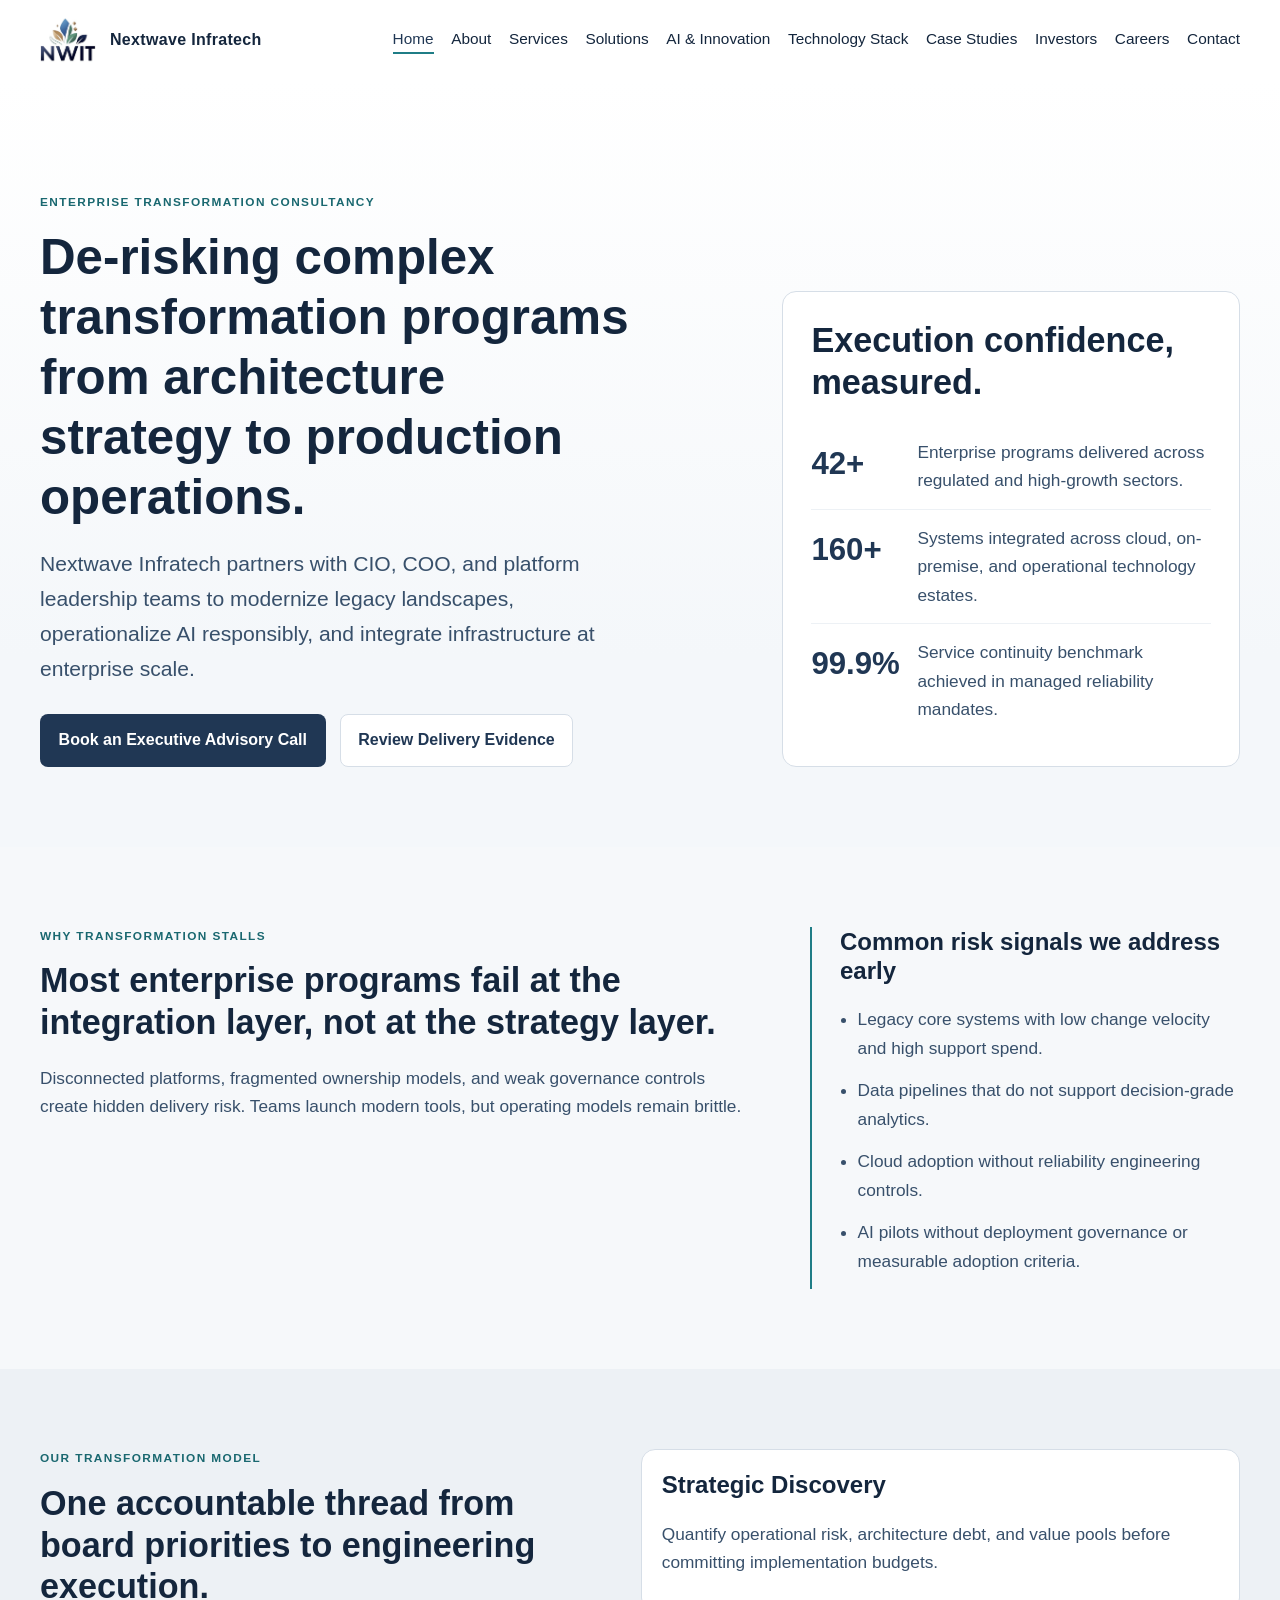
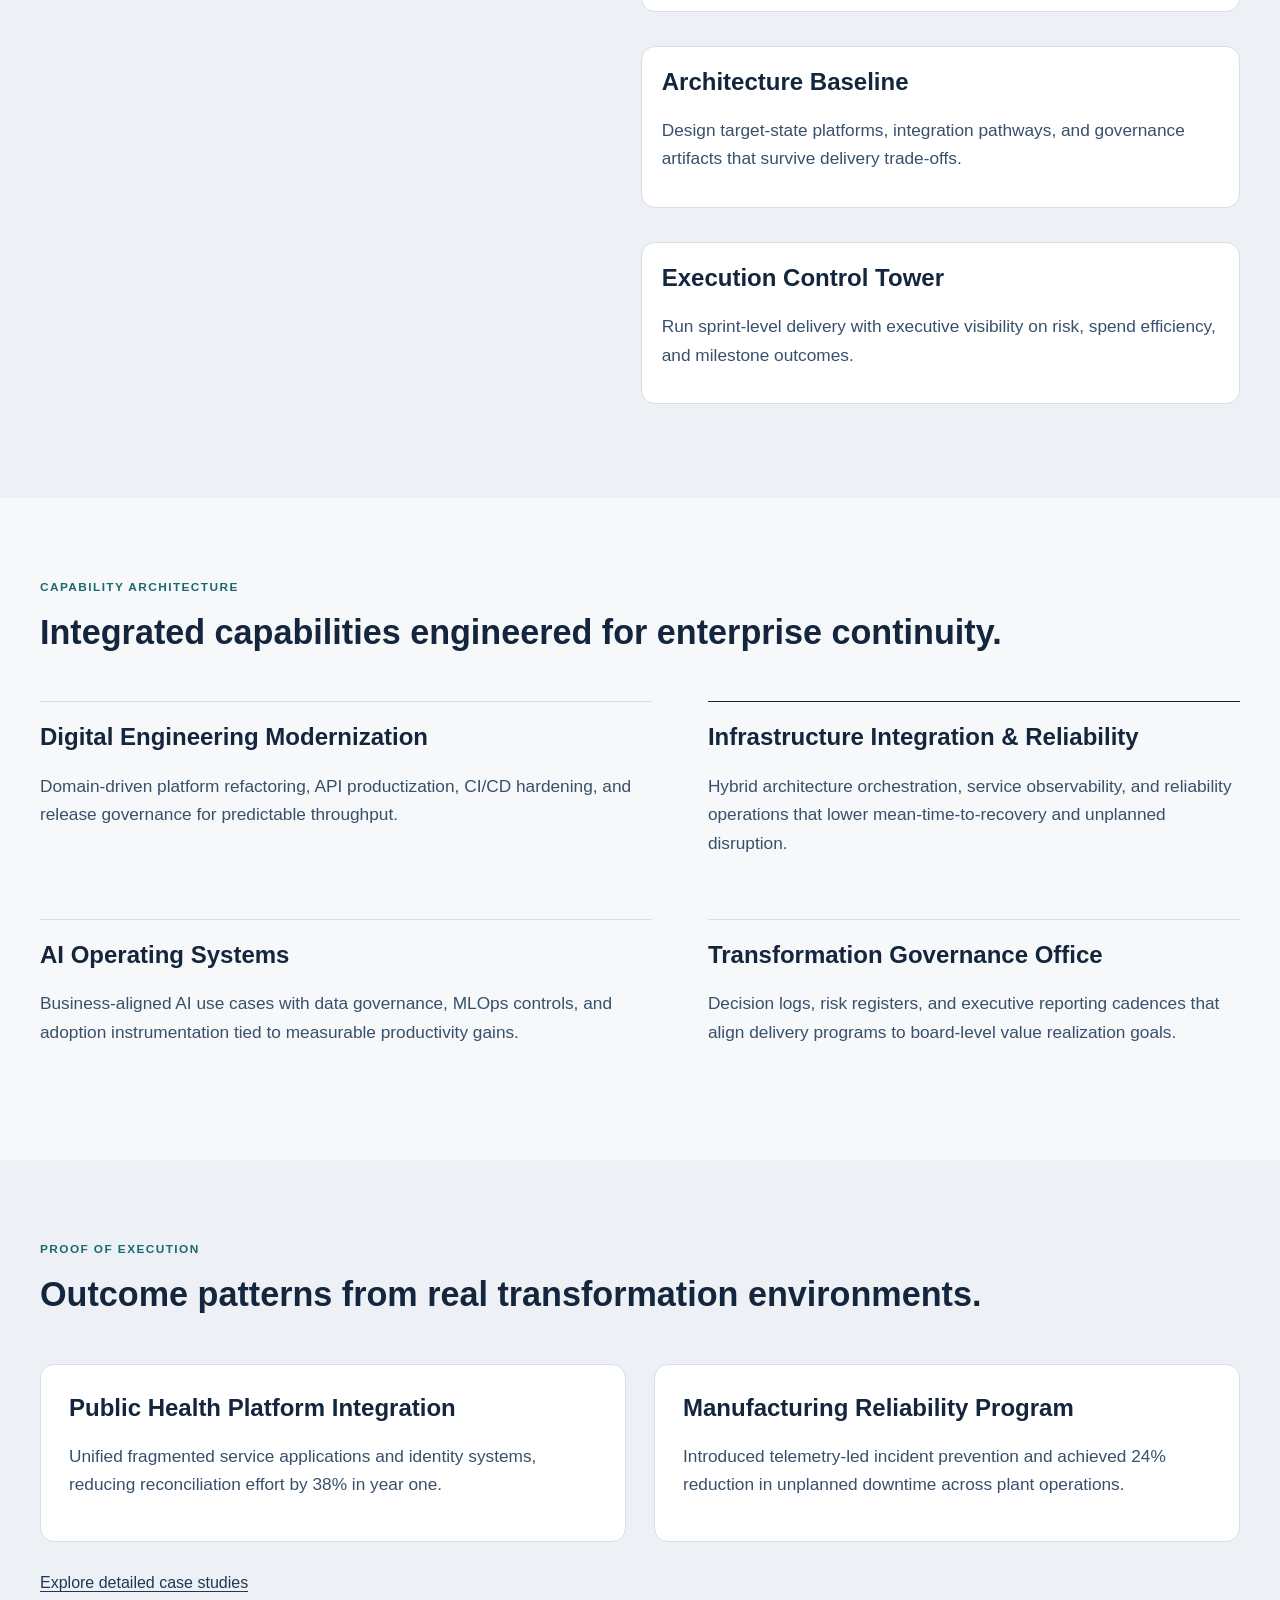
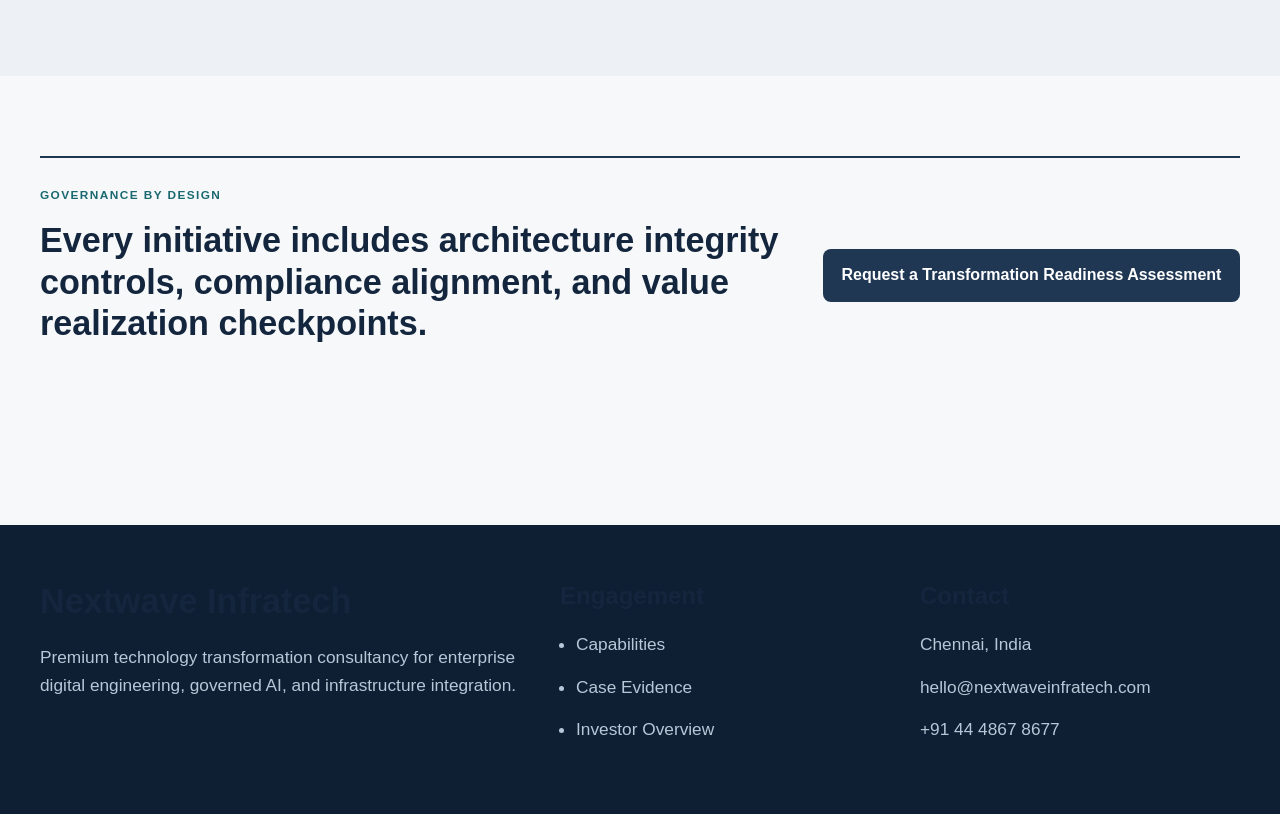
<file: index.html>
<!doctype html>
<html lang="en">
<head>
  <meta charset="UTF-8">
  <meta name="viewport" content="width=device-width, initial-scale=1">
  <meta name="description" content="Nextwave Infratech is a premium technology transformation consultancy delivering enterprise engineering, AI operating systems, and infrastructure integration.">
  <title>Nextwave Infratech | Enterprise Technology Transformation Consultancy</title>
  <link rel="icon" href="assets/img/favicon.ico">
  <link rel="stylesheet" href="assets/css/styles.css">
</head>
<body>
  <a class="skip-link" href="#main-content">Skip to content</a>

  <header class="site-header" id="top">
    <div class="container nav-shell">
      <a class="brand" href="index.html" aria-label="Nextwave Infratech home">
        <img src="assets/img/nwit-logo1.png" alt="Nextwave Infratech logo">
        <span>Nextwave Infratech</span>
      </a>
      <button class="menu-toggle" aria-expanded="false" aria-controls="site-navigation">Menu</button>
      <nav id="site-navigation" class="site-nav" aria-label="Primary">
        <a class="active" href="index.html">Home</a>
        <a href="about.html">About</a>
        <a href="services.html">Services</a>
        <a href="solutions.html">Solutions</a>
        <a href="ai-innovation.html">AI &amp; Innovation</a>
        <a href="technology-stack.html">Technology Stack</a>
        <a href="case-studies.html">Case Studies</a>
        <a href="investors.html">Investors</a>
        <a href="careers.html">Careers</a>
        <a href="contact.html">Contact</a>
      </nav>
    </div>
  </header>

  <main id="main-content">
    <section class="hero section-xl">
      <div class="container hero-layout">
        <div class="hero-copy reveal">
          <p class="eyebrow">Enterprise Transformation Consultancy</p>
          <h1>De-risking complex transformation programs from architecture strategy to production operations.</h1>
          <p class="lede">Nextwave Infratech partners with CIO, COO, and platform leadership teams to modernize legacy landscapes, operationalize AI responsibly, and integrate infrastructure at enterprise scale.</p>
          <div class="cta-row">
            <a class="btn btn-primary" href="contact.html">Book an Executive Advisory Call</a>
            <a class="btn btn-secondary" href="case-studies.html">Review Delivery Evidence</a>
          </div>
        </div>
        <aside class="hero-proof panel reveal" aria-label="Transformation outcomes snapshot">
          <h2>Execution confidence, measured.</h2>
          <dl class="metric-list">
            <div>
              <dt><span data-counter="42">0</span>+</dt>
              <dd>Enterprise programs delivered across regulated and high-growth sectors.</dd>
            </div>
            <div>
              <dt><span data-counter="160">0</span>+</dt>
              <dd>Systems integrated across cloud, on-premise, and operational technology estates.</dd>
            </div>
            <div>
              <dt><span data-counter="99">0</span>.9%</dt>
              <dd>Service continuity benchmark achieved in managed reliability mandates.</dd>
            </div>
          </dl>
        </aside>
      </div>
    </section>

    <section class="section-md">
      <div class="container split-statement">
        <article class="reveal">
          <p class="eyebrow">Why transformation stalls</p>
          <h2>Most enterprise programs fail at the integration layer, not at the strategy layer.</h2>
          <p>Disconnected platforms, fragmented ownership models, and weak governance controls create hidden delivery risk. Teams launch modern tools, but operating models remain brittle.</p>
        </article>
        <article class="risk-strip reveal">
          <h3>Common risk signals we address early</h3>
          <ul>
            <li>Legacy core systems with low change velocity and high support spend.</li>
            <li>Data pipelines that do not support decision-grade analytics.</li>
            <li>Cloud adoption without reliability engineering controls.</li>
            <li>AI pilots without deployment governance or measurable adoption criteria.</li>
          </ul>
        </article>
      </div>
    </section>

    <section class="section-md alt-bg">
      <div class="container narrative-band reveal">
        <div>
          <p class="eyebrow">Our transformation model</p>
          <h2>One accountable thread from board priorities to engineering execution.</h2>
        </div>
        <ol class="journey-list">
          <li>
            <h3>Strategic Discovery</h3>
            <p>Quantify operational risk, architecture debt, and value pools before committing implementation budgets.</p>
          </li>
          <li>
            <h3>Architecture Baseline</h3>
            <p>Design target-state platforms, integration pathways, and governance artifacts that survive delivery trade-offs.</p>
          </li>
          <li>
            <h3>Execution Control Tower</h3>
            <p>Run sprint-level delivery with executive visibility on risk, spend efficiency, and milestone outcomes.</p>
          </li>
        </ol>
      </div>
    </section>

    <section class="section-md">
      <div class="container capability-layout">
        <header class="section-header reveal">
          <p class="eyebrow">Capability architecture</p>
          <h2>Integrated capabilities engineered for enterprise continuity.</h2>
        </header>

        <article class="capability-block reveal">
          <h3>Digital Engineering Modernization</h3>
          <p>Domain-driven platform refactoring, API productization, CI/CD hardening, and release governance for predictable throughput.</p>
        </article>

        <article class="capability-block reveal">
          <h3>Infrastructure Integration &amp; Reliability</h3>
          <p>Hybrid architecture orchestration, service observability, and reliability operations that lower mean-time-to-recovery and unplanned disruption.</p>
        </article>

        <article class="capability-block reveal">
          <h3>AI Operating Systems</h3>
          <p>Business-aligned AI use cases with data governance, MLOps controls, and adoption instrumentation tied to measurable productivity gains.</p>
        </article>

        <article class="capability-block reveal">
          <h3>Transformation Governance Office</h3>
          <p>Decision logs, risk registers, and executive reporting cadences that align delivery programs to board-level value realization goals.</p>
        </article>
      </div>
    </section>

    <section class="section-md alt-bg">
      <div class="container evidence-layout reveal">
        <div>
          <p class="eyebrow">Proof of execution</p>
          <h2>Outcome patterns from real transformation environments.</h2>
        </div>
        <div class="evidence-items">
          <article>
            <h3>Public Health Platform Integration</h3>
            <p>Unified fragmented service applications and identity systems, reducing reconciliation effort by 38% in year one.</p>
          </article>
          <article>
            <h3>Manufacturing Reliability Program</h3>
            <p>Introduced telemetry-led incident prevention and achieved 24% reduction in unplanned downtime across plant operations.</p>
          </article>
        </div>
        <a class="text-link" href="case-studies.html">Explore detailed case studies</a>
      </div>
    </section>

    <section class="section-md">
      <div class="container governance-callout reveal">
        <div>
          <p class="eyebrow">Governance by design</p>
          <h2>Every initiative includes architecture integrity controls, compliance alignment, and value realization checkpoints.</h2>
        </div>
        <a class="btn btn-primary" href="contact.html">Request a Transformation Readiness Assessment</a>
      </div>
    </section>
  </main>

  <footer class="site-footer">
    <div class="container footer-layout">
      <div>
        <h2>Nextwave Infratech</h2>
        <p>Premium technology transformation consultancy for enterprise digital engineering, governed AI, and infrastructure integration.</p>
      </div>
      <div>
        <h3>Engagement</h3>
        <ul>
          <li><a href="services.html">Capabilities</a></li>
          <li><a href="case-studies.html">Case Evidence</a></li>
          <li><a href="investors.html">Investor Overview</a></li>
        </ul>
      </div>
      <div>
        <h3>Contact</h3>
        <p>Chennai, India</p>
        <p><a href="mailto:hello@nextwaveinfratech.com">hello@nextwaveinfratech.com</a></p>
        <p><a href="tel:+914448678677">+91 44 4867 8677</a></p>
      </div>
    </div>
  </footer>

  <script src="assets/js/main.js"></script>
</body>
</html>
</file>
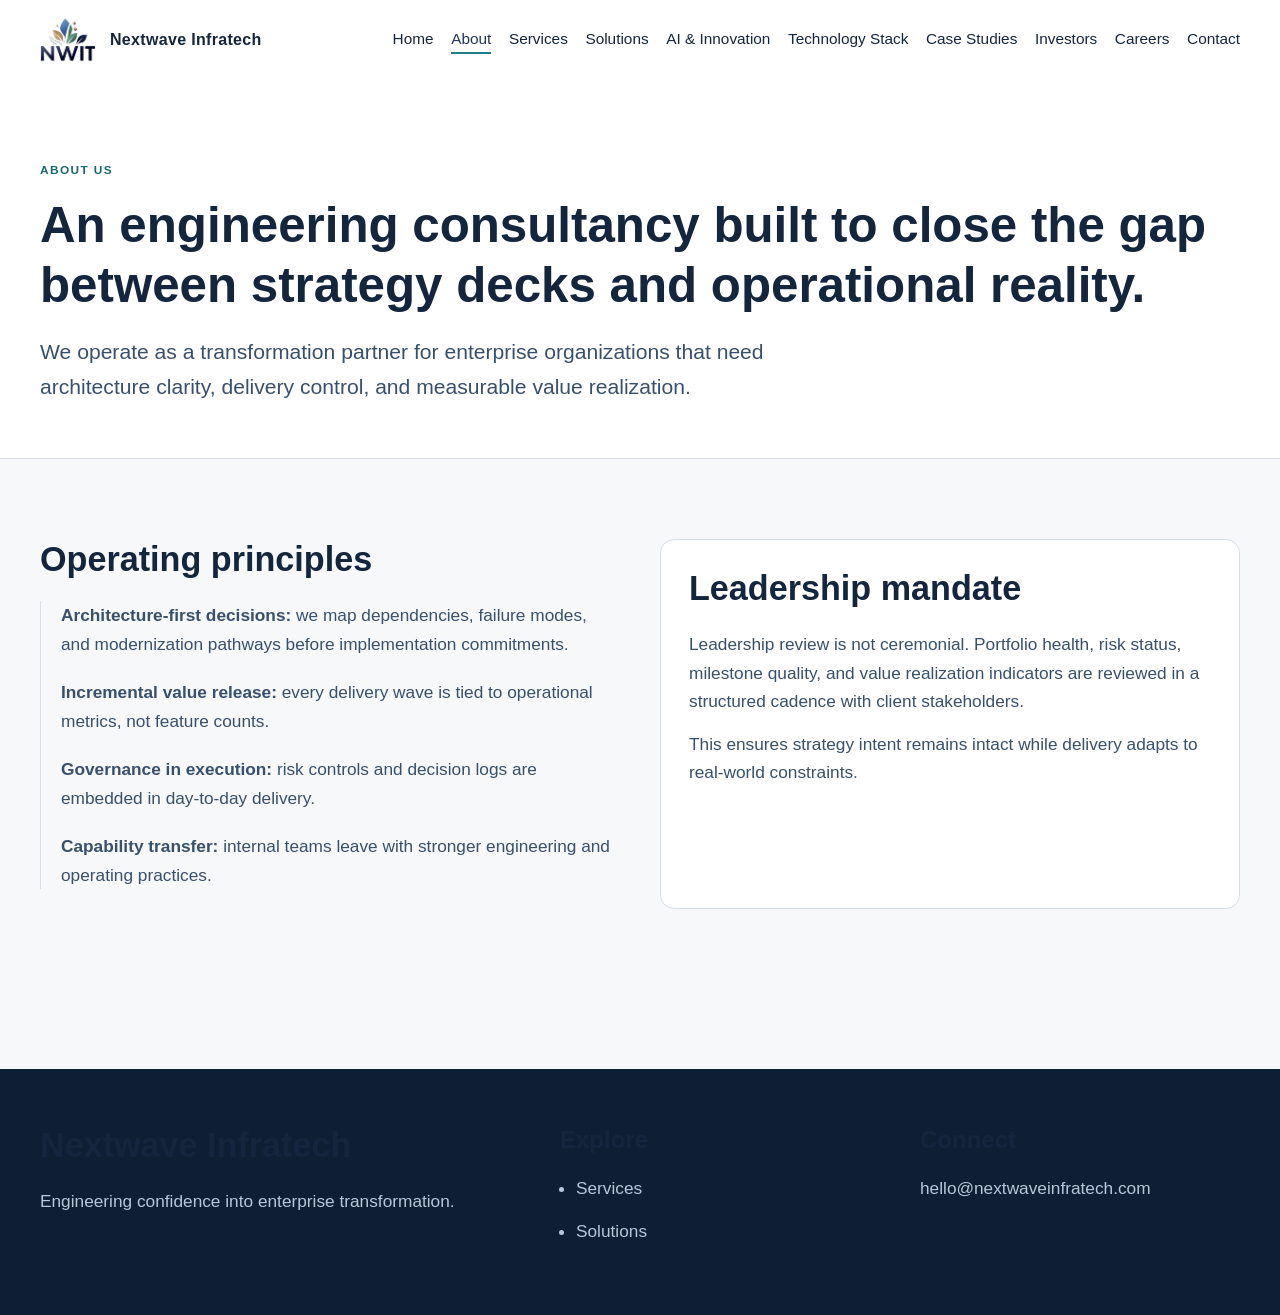
<file: about.html>
<!doctype html>
<html lang="en">
<head>
  <meta charset="UTF-8">
  <meta name="viewport" content="width=device-width, initial-scale=1">
  <meta name="description" content="About Nextwave Infratech, an engineering-led enterprise transformation consultancy.">
  <title>About | Nextwave Infratech</title>
  <link rel="icon" href="assets/img/favicon.ico">
  <link rel="stylesheet" href="assets/css/styles.css">
</head>
<body>
  <header class="site-header">
    <div class="container nav-shell">
      <a class="brand" href="index.html"><img src="assets/img/nwit-logo1.png" alt="Nextwave Infratech logo"><span>Nextwave Infratech</span></a>
      <button class="menu-toggle" aria-expanded="false" aria-controls="site-navigation">Menu</button>
      <nav id="site-navigation" class="site-nav" aria-label="Primary">
        <a href="index.html">Home</a><a class="active" href="about.html">About</a><a href="services.html">Services</a><a href="solutions.html">Solutions</a><a href="ai-innovation.html">AI &amp; Innovation</a><a href="technology-stack.html">Technology Stack</a><a href="case-studies.html">Case Studies</a><a href="investors.html">Investors</a><a href="careers.html">Careers</a><a href="contact.html">Contact</a>
      </nav>
    </div>
  </header>

  <main>
    <section class="page-hero">
      <div class="container reveal">
        <p class="eyebrow">About us</p>
        <h1>An engineering consultancy built to close the gap between strategy decks and operational reality.</h1>
        <p class="lede">We operate as a transformation partner for enterprise organizations that need architecture clarity, delivery control, and measurable value realization.</p>
      </div>
    </section>

    <section class="section-md">
      <div class="container content-split reveal">
        <article>
          <h2>Operating principles</h2>
          <ul class="timeline">
            <li><strong>Architecture-first decisions:</strong> we map dependencies, failure modes, and modernization pathways before implementation commitments.</li>
            <li><strong>Incremental value release:</strong> every delivery wave is tied to operational metrics, not feature counts.</li>
            <li><strong>Governance in execution:</strong> risk controls and decision logs are embedded in day-to-day delivery.</li>
            <li><strong>Capability transfer:</strong> internal teams leave with stronger engineering and operating practices.</li>
          </ul>
        </article>
        <article class="panel">
          <h2>Leadership mandate</h2>
          <p>Leadership review is not ceremonial. Portfolio health, risk status, milestone quality, and value realization indicators are reviewed in a structured cadence with client stakeholders.</p>
          <p>This ensures strategy intent remains intact while delivery adapts to real-world constraints.</p>
        </article>
      </div>
    </section>
  </main>

  <footer class="site-footer">
    <div class="container footer-layout">
      <div><h2>Nextwave Infratech</h2><p>Engineering confidence into enterprise transformation.</p></div>
      <div><h3>Explore</h3><ul><li><a href="services.html">Services</a></li><li><a href="solutions.html">Solutions</a></li></ul></div>
      <div><h3>Connect</h3><p><a href="mailto:hello@nextwaveinfratech.com">hello@nextwaveinfratech.com</a></p></div>
    </div>
  </footer>

  <script src="assets/js/main.js"></script>
</body>
</html>
</file>
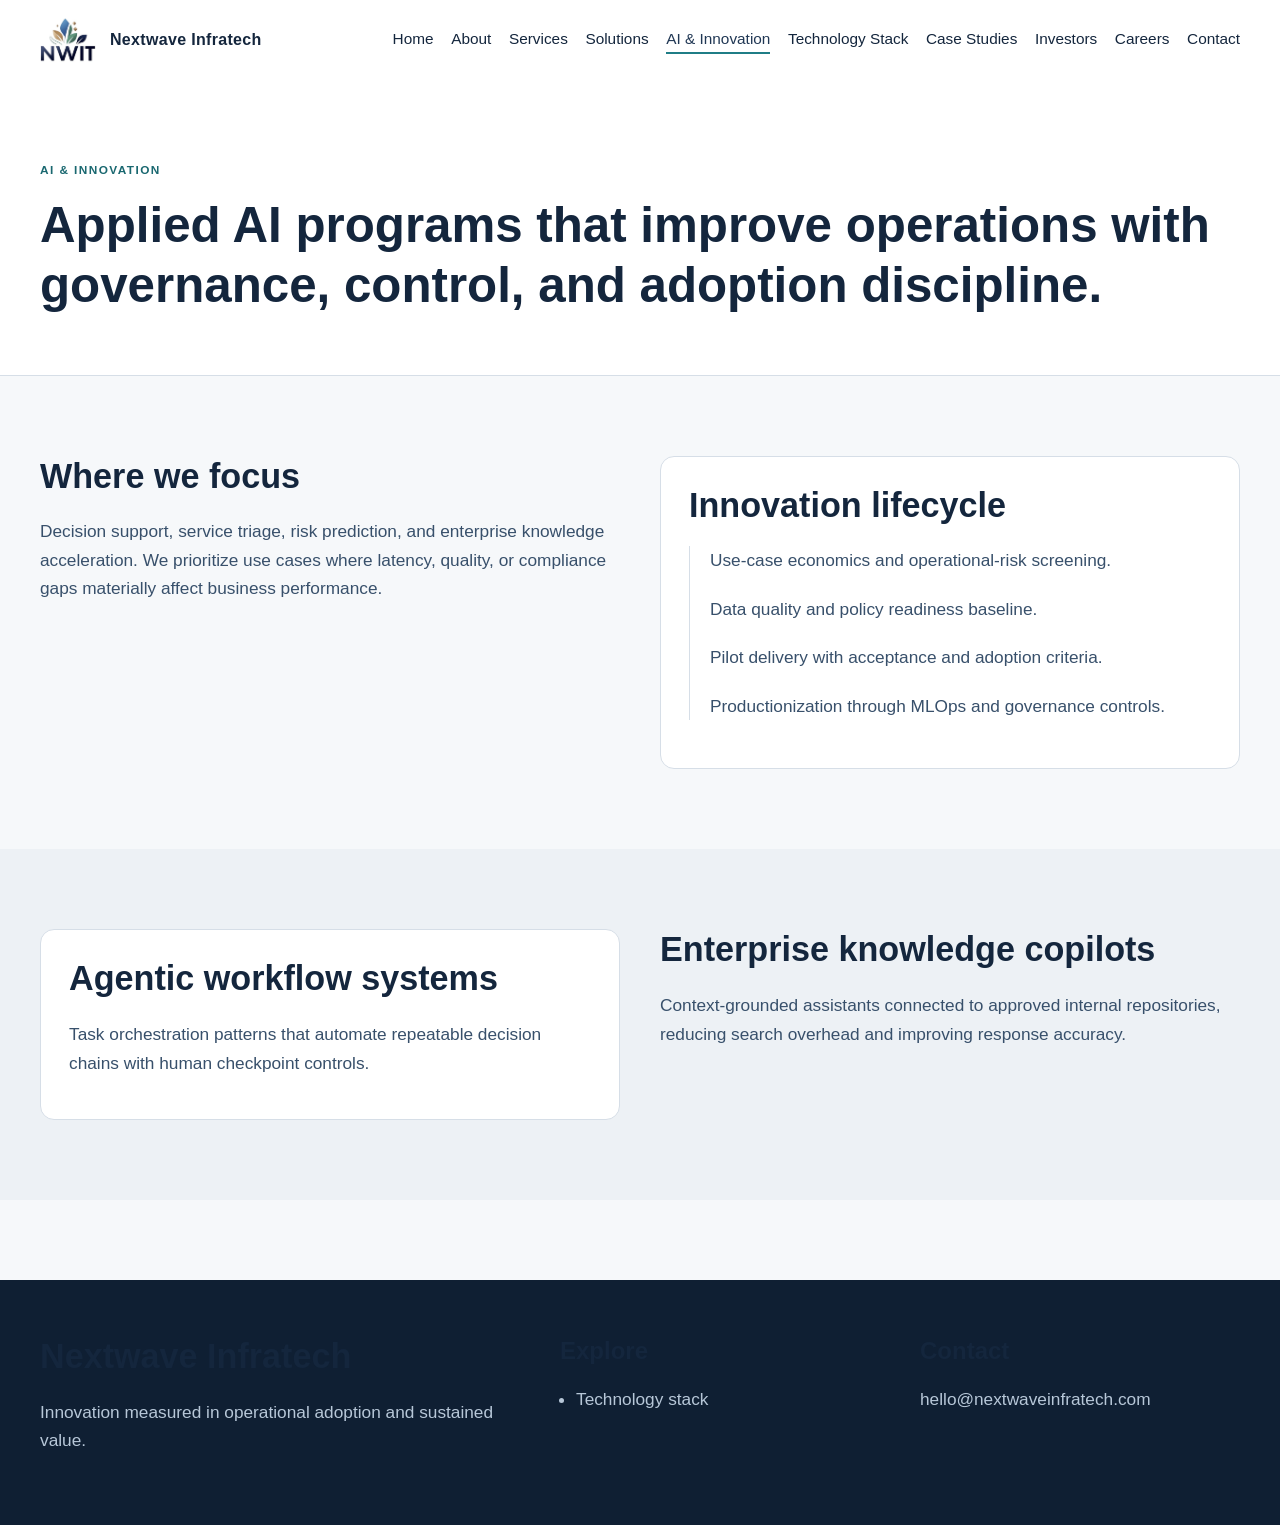
<file: ai-innovation.html>
<!doctype html>
<html lang="en">
<head>
  <meta charset="UTF-8">
  <meta name="viewport" content="width=device-width, initial-scale=1">
  <meta name="description" content="Applied AI and innovation services with governance and measurable adoption outcomes.">
  <title>AI &amp; Innovation | Nextwave Infratech</title>
  <link rel="icon" href="assets/img/favicon.ico">
  <link rel="stylesheet" href="assets/css/styles.css">
</head>
<body>
  <header class="site-header"><div class="container nav-shell"><a class="brand" href="index.html"><img src="assets/img/nwit-logo1.png" alt="Nextwave Infratech logo"><span>Nextwave Infratech</span></a><button class="menu-toggle" aria-expanded="false" aria-controls="site-navigation">Menu</button><nav id="site-navigation" class="site-nav" aria-label="Primary"><a href="index.html">Home</a><a href="about.html">About</a><a href="services.html">Services</a><a href="solutions.html">Solutions</a><a class="active" href="ai-innovation.html">AI &amp; Innovation</a><a href="technology-stack.html">Technology Stack</a><a href="case-studies.html">Case Studies</a><a href="investors.html">Investors</a><a href="careers.html">Careers</a><a href="contact.html">Contact</a></nav></div></header>
  <main>
    <section class="page-hero"><div class="container reveal"><p class="eyebrow">AI &amp; innovation</p><h1>Applied AI programs that improve operations with governance, control, and adoption discipline.</h1></div></section>
    <section class="section-md"><div class="container content-split reveal"><article><h2>Where we focus</h2><p>Decision support, service triage, risk prediction, and enterprise knowledge acceleration. We prioritize use cases where latency, quality, or compliance gaps materially affect business performance.</p></article><article class="panel"><h2>Innovation lifecycle</h2><ul class="timeline"><li>Use-case economics and operational-risk screening.</li><li>Data quality and policy readiness baseline.</li><li>Pilot delivery with acceptance and adoption criteria.</li><li>Productionization through MLOps and governance controls.</li></ul></article></div></section>
    <section class="section-md alt-bg"><div class="container content-split reveal"><article class="panel"><h2>Agentic workflow systems</h2><p>Task orchestration patterns that automate repeatable decision chains with human checkpoint controls.</p></article><article><h2>Enterprise knowledge copilots</h2><p>Context-grounded assistants connected to approved internal repositories, reducing search overhead and improving response accuracy.</p></article></div></section>
  </main>
  <footer class="site-footer"><div class="container footer-layout"><div><h2>Nextwave Infratech</h2><p>Innovation measured in operational adoption and sustained value.</p></div><div><h3>Explore</h3><ul><li><a href="technology-stack.html">Technology stack</a></li></ul></div><div><h3>Contact</h3><p><a href="mailto:hello@nextwaveinfratech.com">hello@nextwaveinfratech.com</a></p></div></div></footer>
  <script src="assets/js/main.js"></script>
</body>
</html>
</file>
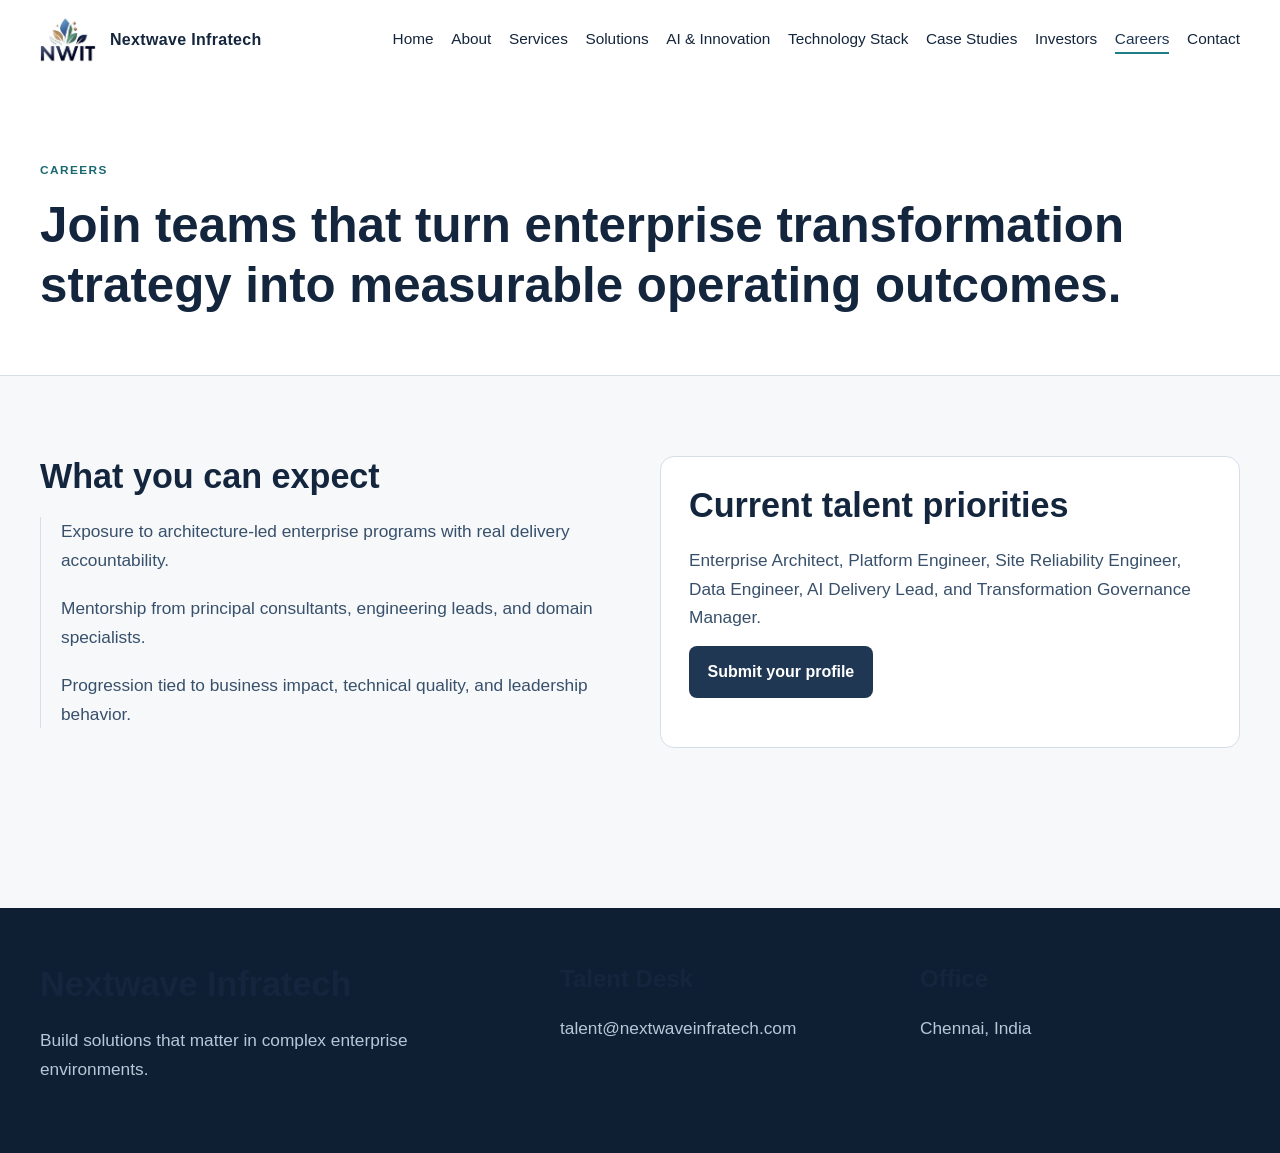
<file: careers.html>
<!doctype html>
<html lang="en">
<head>
  <meta charset="UTF-8">
  <meta name="viewport" content="width=device-width, initial-scale=1">
  <meta name="description" content="Careers at Nextwave Infratech for consultants and engineers shaping enterprise transformation.">
  <title>Careers | Nextwave Infratech</title>
  <link rel="icon" href="assets/img/favicon.ico">
  <link rel="stylesheet" href="assets/css/styles.css">
</head>
<body>
  <header class="site-header"><div class="container nav-shell"><a class="brand" href="index.html"><img src="assets/img/nwit-logo1.png" alt="Nextwave Infratech logo"><span>Nextwave Infratech</span></a><button class="menu-toggle" aria-expanded="false" aria-controls="site-navigation">Menu</button><nav id="site-navigation" class="site-nav" aria-label="Primary"><a href="index.html">Home</a><a href="about.html">About</a><a href="services.html">Services</a><a href="solutions.html">Solutions</a><a href="ai-innovation.html">AI &amp; Innovation</a><a href="technology-stack.html">Technology Stack</a><a href="case-studies.html">Case Studies</a><a href="investors.html">Investors</a><a class="active" href="careers.html">Careers</a><a href="contact.html">Contact</a></nav></div></header>
  <main>
    <section class="page-hero"><div class="container reveal"><p class="eyebrow">Careers</p><h1>Join teams that turn enterprise transformation strategy into measurable operating outcomes.</h1></div></section>
    <section class="section-md"><div class="container content-split reveal">
      <article>
        <h2>What you can expect</h2>
        <ul class="timeline">
          <li>Exposure to architecture-led enterprise programs with real delivery accountability.</li>
          <li>Mentorship from principal consultants, engineering leads, and domain specialists.</li>
          <li>Progression tied to business impact, technical quality, and leadership behavior.</li>
        </ul>
      </article>
      <article class="panel">
        <h2>Current talent priorities</h2>
        <p>Enterprise Architect, Platform Engineer, Site Reliability Engineer, Data Engineer, AI Delivery Lead, and Transformation Governance Manager.</p>
        <a class="btn btn-primary" href="contact.html">Submit your profile</a>
      </article>
    </div></section>
  </main>
  <footer class="site-footer"><div class="container footer-layout"><div><h2>Nextwave Infratech</h2><p>Build solutions that matter in complex enterprise environments.</p></div><div><h3>Talent Desk</h3><p><a href="mailto:talent@nextwaveinfratech.com">talent@nextwaveinfratech.com</a></p></div><div><h3>Office</h3><p>Chennai, India</p></div></div></footer>
  <script src="assets/js/main.js"></script>
</body>
</html>
</file>
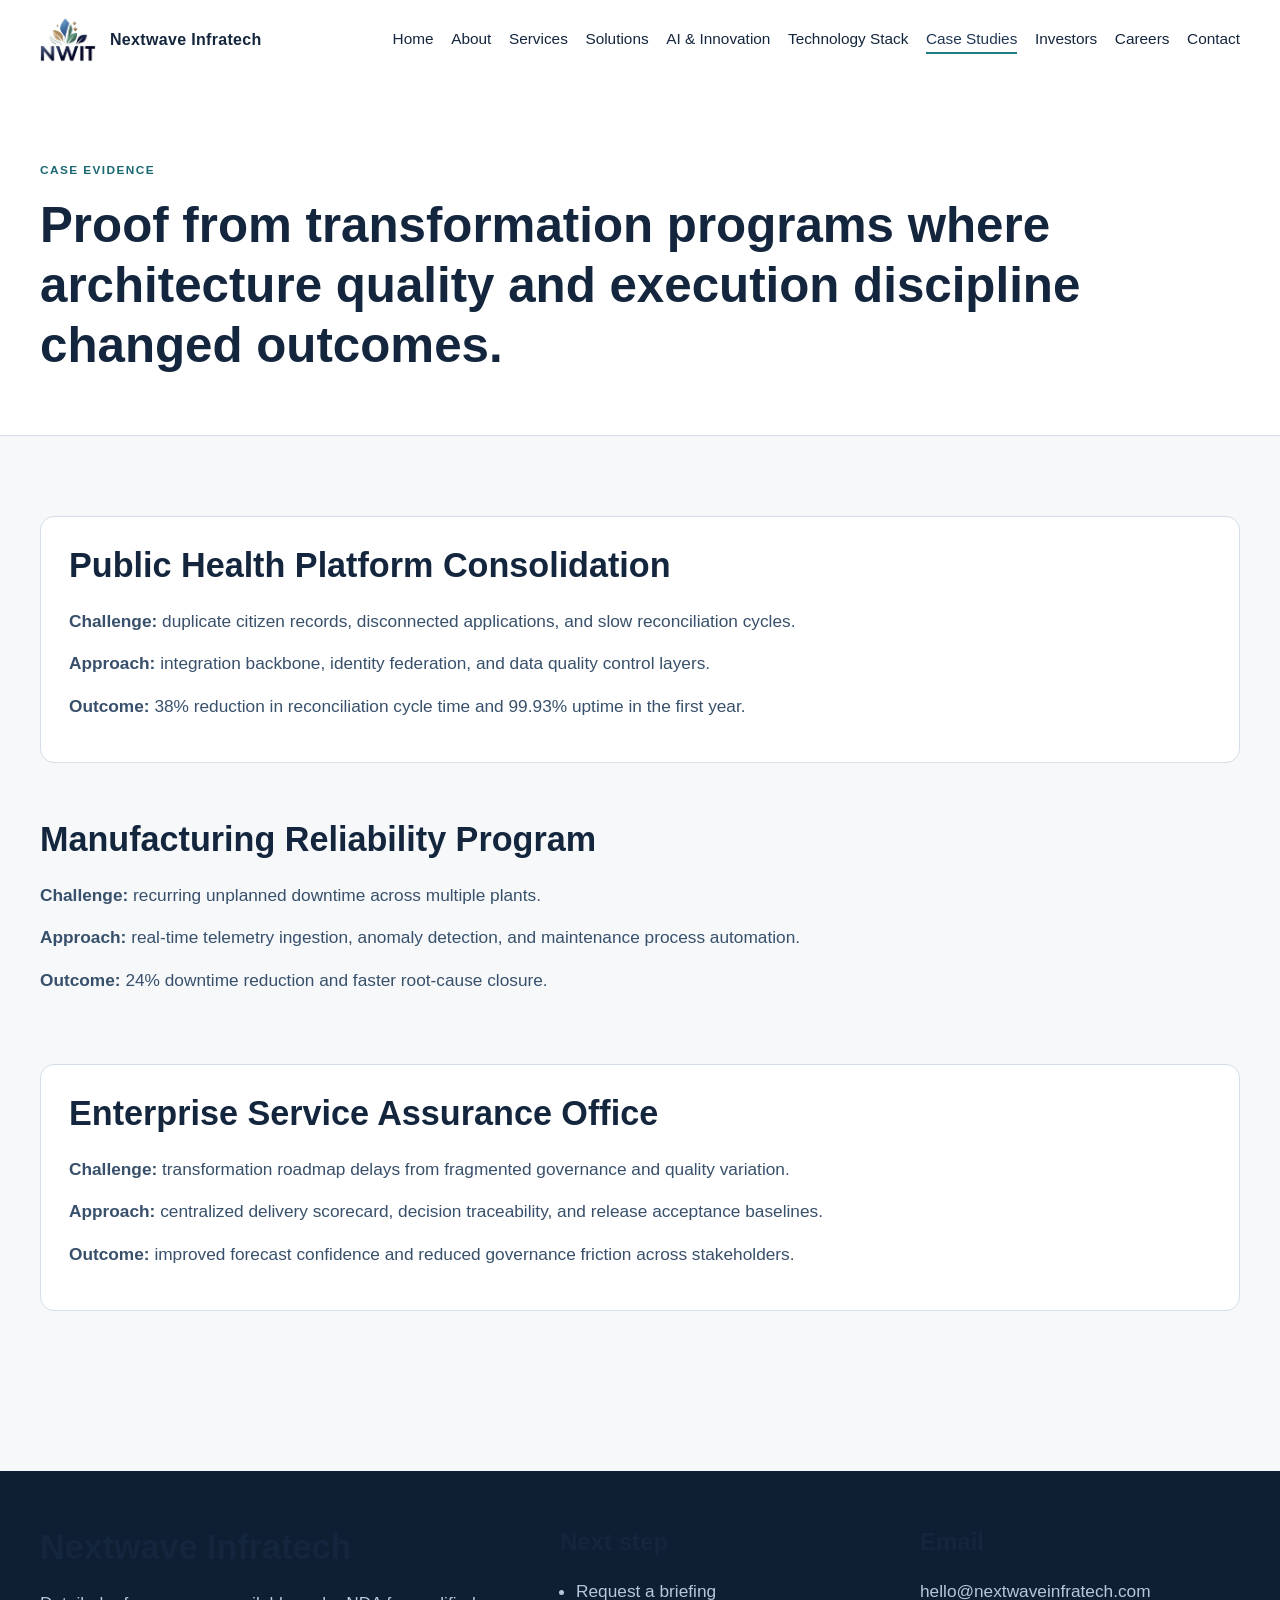
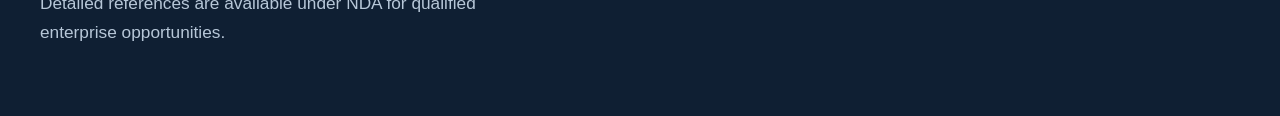
<file: case-studies.html>
<!doctype html>
<html lang="en">
<head>
  <meta charset="UTF-8">
  <meta name="viewport" content="width=device-width, initial-scale=1">
  <meta name="description" content="Enterprise transformation case studies from Nextwave Infratech.">
  <title>Case Studies | Nextwave Infratech</title>
  <link rel="icon" href="assets/img/favicon.ico">
  <link rel="stylesheet" href="assets/css/styles.css">
</head>
<body>
  <header class="site-header"><div class="container nav-shell"><a class="brand" href="index.html"><img src="assets/img/nwit-logo1.png" alt="Nextwave Infratech logo"><span>Nextwave Infratech</span></a><button class="menu-toggle" aria-expanded="false" aria-controls="site-navigation">Menu</button><nav id="site-navigation" class="site-nav" aria-label="Primary"><a href="index.html">Home</a><a href="about.html">About</a><a href="services.html">Services</a><a href="solutions.html">Solutions</a><a href="ai-innovation.html">AI &amp; Innovation</a><a href="technology-stack.html">Technology Stack</a><a class="active" href="case-studies.html">Case Studies</a><a href="investors.html">Investors</a><a href="careers.html">Careers</a><a href="contact.html">Contact</a></nav></div></header>
  <main>
    <section class="page-hero"><div class="container reveal"><p class="eyebrow">Case evidence</p><h1>Proof from transformation programs where architecture quality and execution discipline changed outcomes.</h1></div></section>
    <section class="section-md"><div class="container page-layout">
      <article class="panel reveal"><h2>Public Health Platform Consolidation</h2><p><strong>Challenge:</strong> duplicate citizen records, disconnected applications, and slow reconciliation cycles.</p><p><strong>Approach:</strong> integration backbone, identity federation, and data quality control layers.</p><p><strong>Outcome:</strong> 38% reduction in reconciliation cycle time and 99.93% uptime in the first year.</p></article>
      <article class="reveal"><h2>Manufacturing Reliability Program</h2><p><strong>Challenge:</strong> recurring unplanned downtime across multiple plants.</p><p><strong>Approach:</strong> real-time telemetry ingestion, anomaly detection, and maintenance process automation.</p><p><strong>Outcome:</strong> 24% downtime reduction and faster root-cause closure.</p></article>
      <article class="panel reveal"><h2>Enterprise Service Assurance Office</h2><p><strong>Challenge:</strong> transformation roadmap delays from fragmented governance and quality variation.</p><p><strong>Approach:</strong> centralized delivery scorecard, decision traceability, and release acceptance baselines.</p><p><strong>Outcome:</strong> improved forecast confidence and reduced governance friction across stakeholders.</p></article>
    </div></section>
  </main>
  <footer class="site-footer"><div class="container footer-layout"><div><h2>Nextwave Infratech</h2><p>Detailed references are available under NDA for qualified enterprise opportunities.</p></div><div><h3>Next step</h3><ul><li><a href="contact.html">Request a briefing</a></li></ul></div><div><h3>Email</h3><p><a href="mailto:hello@nextwaveinfratech.com">hello@nextwaveinfratech.com</a></p></div></div></footer>
  <script src="assets/js/main.js"></script>
</body>
</html>
</file>
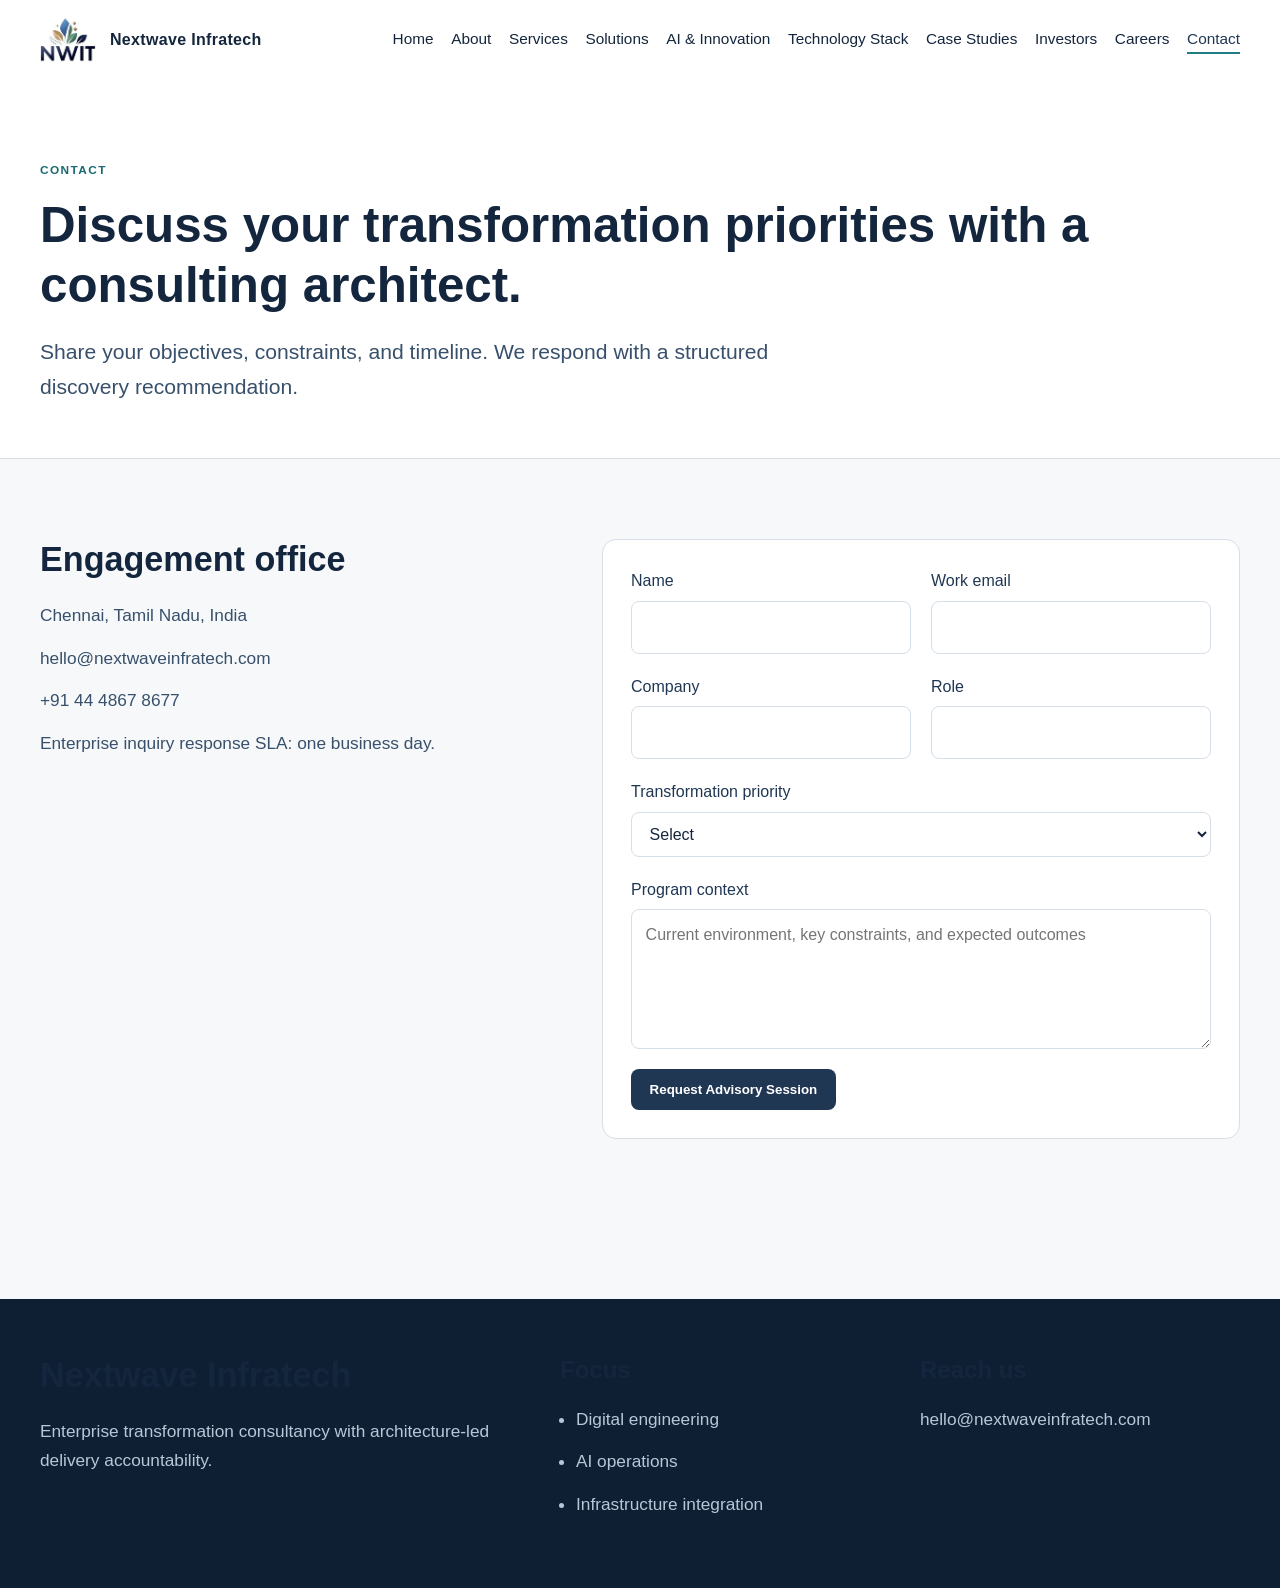
<file: contact.html>
<!doctype html>
<html lang="en">
<head>
  <meta charset="UTF-8">
  <meta name="viewport" content="width=device-width, initial-scale=1">
  <meta name="description" content="Contact Nextwave Infratech for enterprise transformation advisory and delivery engagements.">
  <title>Contact | Nextwave Infratech</title>
  <link rel="icon" href="assets/img/favicon.ico">
  <link rel="stylesheet" href="assets/css/styles.css">
</head>
<body>
  <header class="site-header"><div class="container nav-shell"><a class="brand" href="index.html"><img src="assets/img/nwit-logo1.png" alt="Nextwave Infratech logo"><span>Nextwave Infratech</span></a><button class="menu-toggle" aria-expanded="false" aria-controls="site-navigation">Menu</button><nav id="site-navigation" class="site-nav" aria-label="Primary"><a href="index.html">Home</a><a href="about.html">About</a><a href="services.html">Services</a><a href="solutions.html">Solutions</a><a href="ai-innovation.html">AI &amp; Innovation</a><a href="technology-stack.html">Technology Stack</a><a href="case-studies.html">Case Studies</a><a href="investors.html">Investors</a><a href="careers.html">Careers</a><a class="active" href="contact.html">Contact</a></nav></div></header>
  <main>
    <section class="page-hero"><div class="container reveal"><p class="eyebrow">Contact</p><h1>Discuss your transformation priorities with a consulting architect.</h1><p class="lede">Share your objectives, constraints, and timeline. We respond with a structured discovery recommendation.</p></div></section>

    <section class="section-md">
      <div class="container form-shell reveal">
        <aside>
          <h2>Engagement office</h2>
          <p>Chennai, Tamil Nadu, India</p>
          <p><a href="mailto:hello@nextwaveinfratech.com">hello@nextwaveinfratech.com</a></p>
          <p><a href="tel:+914448678677">+91 44 4867 8677</a></p>
          <p>Enterprise inquiry response SLA: one business day.</p>
        </aside>

        <form class="panel" aria-label="Project brief form">
          <div class="form-grid">
            <label>Name<input type="text" name="name" autocomplete="name" required></label>
            <label>Work email<input type="email" name="email" autocomplete="email" required></label>
            <label>Company<input type="text" name="company" autocomplete="organization"></label>
            <label>Role<input type="text" name="role" autocomplete="organization-title"></label>
            <label class="full">Transformation priority<select name="priority"><option value="">Select</option><option>Digital Engineering Modernization</option><option>Infrastructure Integration &amp; Reliability</option><option>AI Operationalization</option><option>Program Governance</option></select></label>
            <label class="full">Program context<textarea name="context" placeholder="Current environment, key constraints, and expected outcomes" required></textarea></label>
            <div class="full"><button class="btn btn-primary" type="submit">Request Advisory Session</button></div>
          </div>
        </form>
      </div>
    </section>
  </main>
  <footer class="site-footer"><div class="container footer-layout"><div><h2>Nextwave Infratech</h2><p>Enterprise transformation consultancy with architecture-led delivery accountability.</p></div><div><h3>Focus</h3><ul><li>Digital engineering</li><li>AI operations</li><li>Infrastructure integration</li></ul></div><div><h3>Reach us</h3><p><a href="mailto:hello@nextwaveinfratech.com">hello@nextwaveinfratech.com</a></p></div></div></footer>
  <script src="assets/js/main.js"></script>
</body>
</html>
</file>
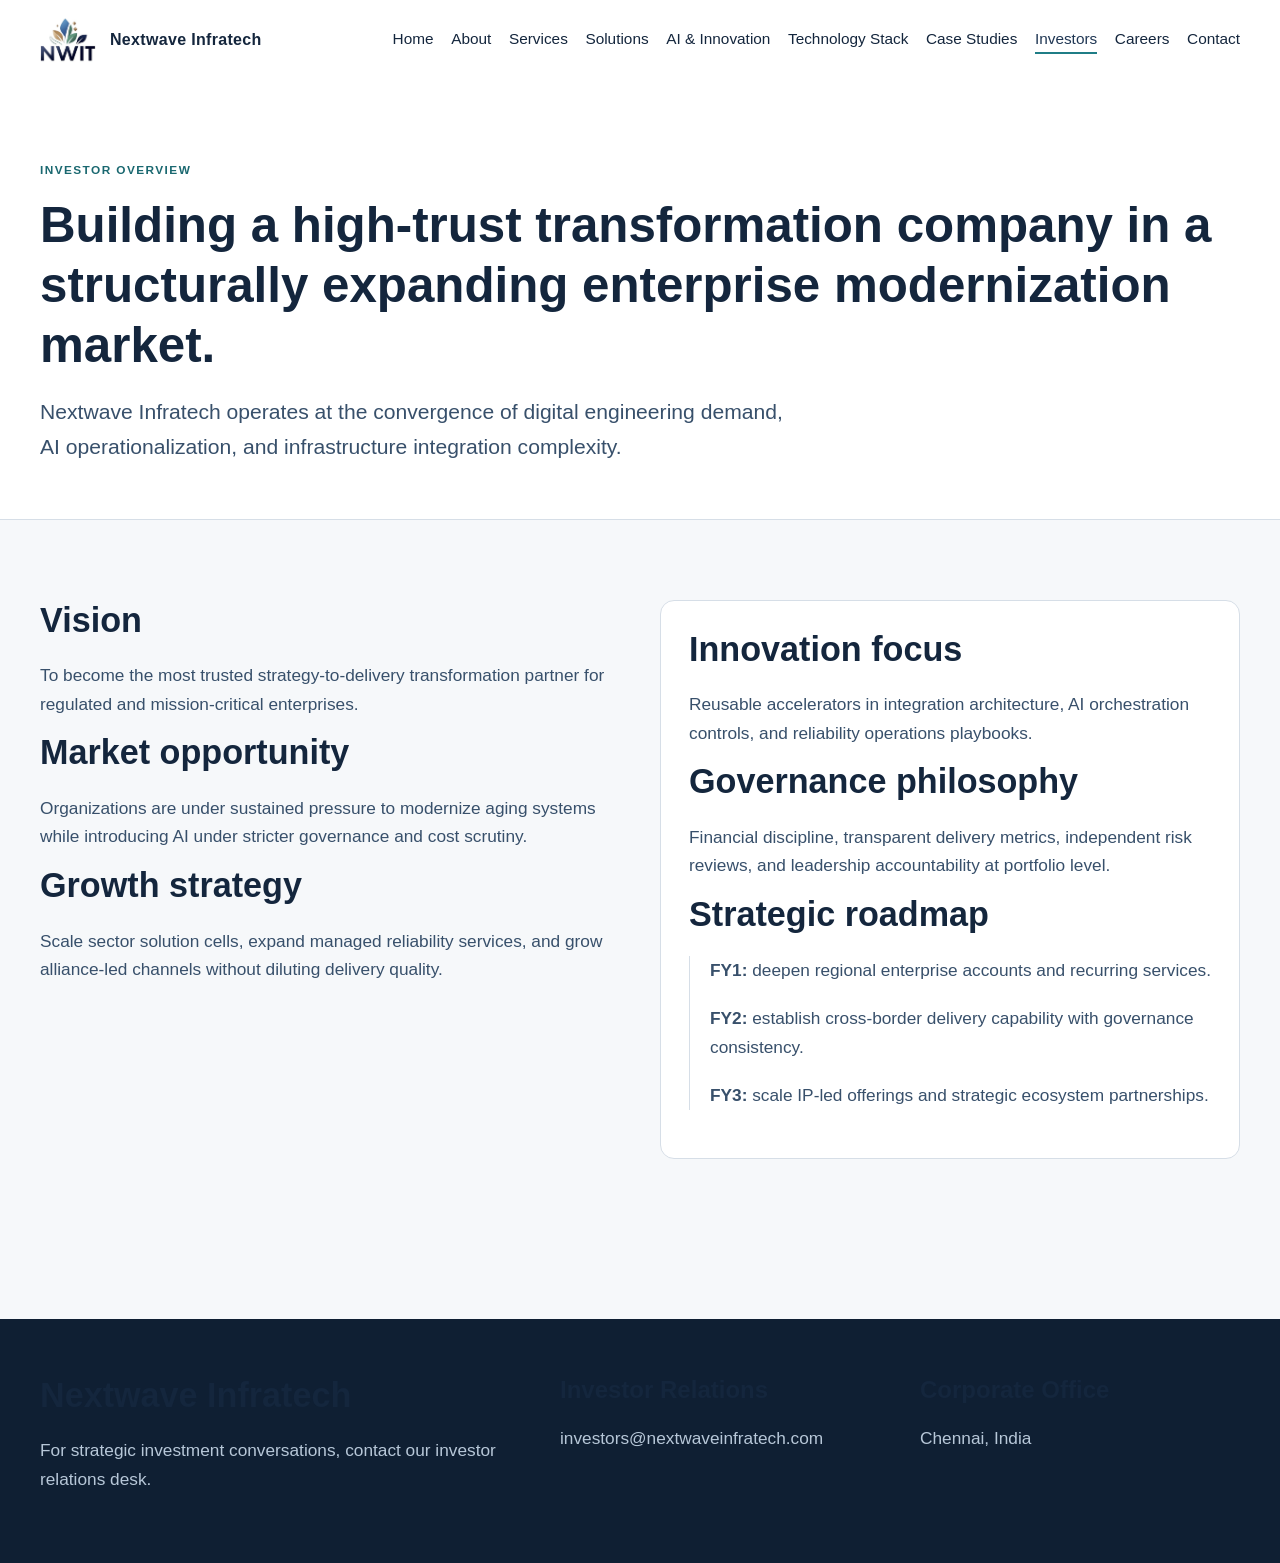
<file: investors.html>
<!doctype html>
<html lang="en">
<head>
  <meta charset="UTF-8">
  <meta name="viewport" content="width=device-width, initial-scale=1">
  <meta name="description" content="Investor overview for Nextwave Infratech: vision, market opportunity, growth strategy, innovation focus, governance, and roadmap.">
  <title>Investors | Nextwave Infratech</title>
  <link rel="icon" href="assets/img/favicon.ico">
  <link rel="stylesheet" href="assets/css/styles.css">
</head>
<body>
  <header class="site-header"><div class="container nav-shell"><a class="brand" href="index.html"><img src="assets/img/nwit-logo1.png" alt="Nextwave Infratech logo"><span>Nextwave Infratech</span></a><button class="menu-toggle" aria-expanded="false" aria-controls="site-navigation">Menu</button><nav id="site-navigation" class="site-nav" aria-label="Primary"><a href="index.html">Home</a><a href="about.html">About</a><a href="services.html">Services</a><a href="solutions.html">Solutions</a><a href="ai-innovation.html">AI &amp; Innovation</a><a href="technology-stack.html">Technology Stack</a><a href="case-studies.html">Case Studies</a><a class="active" href="investors.html">Investors</a><a href="careers.html">Careers</a><a href="contact.html">Contact</a></nav></div></header>
  <main>
    <section class="page-hero"><div class="container reveal"><p class="eyebrow">Investor overview</p><h1>Building a high-trust transformation company in a structurally expanding enterprise modernization market.</h1><p class="lede">Nextwave Infratech operates at the convergence of digital engineering demand, AI operationalization, and infrastructure integration complexity.</p></div></section>

    <section class="section-md"><div class="container content-split reveal">
      <article>
        <h2>Vision</h2>
        <p>To become the most trusted strategy-to-delivery transformation partner for regulated and mission-critical enterprises.</p>
        <h2>Market opportunity</h2>
        <p>Organizations are under sustained pressure to modernize aging systems while introducing AI under stricter governance and cost scrutiny.</p>
        <h2>Growth strategy</h2>
        <p>Scale sector solution cells, expand managed reliability services, and grow alliance-led channels without diluting delivery quality.</p>
      </article>
      <article class="panel">
        <h2>Innovation focus</h2>
        <p>Reusable accelerators in integration architecture, AI orchestration controls, and reliability operations playbooks.</p>
        <h2>Governance philosophy</h2>
        <p>Financial discipline, transparent delivery metrics, independent risk reviews, and leadership accountability at portfolio level.</p>
        <h2>Strategic roadmap</h2>
        <ul class="timeline">
          <li><strong>FY1:</strong> deepen regional enterprise accounts and recurring services.</li>
          <li><strong>FY2:</strong> establish cross-border delivery capability with governance consistency.</li>
          <li><strong>FY3:</strong> scale IP-led offerings and strategic ecosystem partnerships.</li>
        </ul>
      </article>
    </div></section>
  </main>
  <footer class="site-footer"><div class="container footer-layout"><div><h2>Nextwave Infratech</h2><p>For strategic investment conversations, contact our investor relations desk.</p></div><div><h3>Investor Relations</h3><p><a href="mailto:investors@nextwaveinfratech.com">investors@nextwaveinfratech.com</a></p></div><div><h3>Corporate Office</h3><p>Chennai, India</p></div></div></footer>
  <script src="assets/js/main.js"></script>
</body>
</html>
</file>
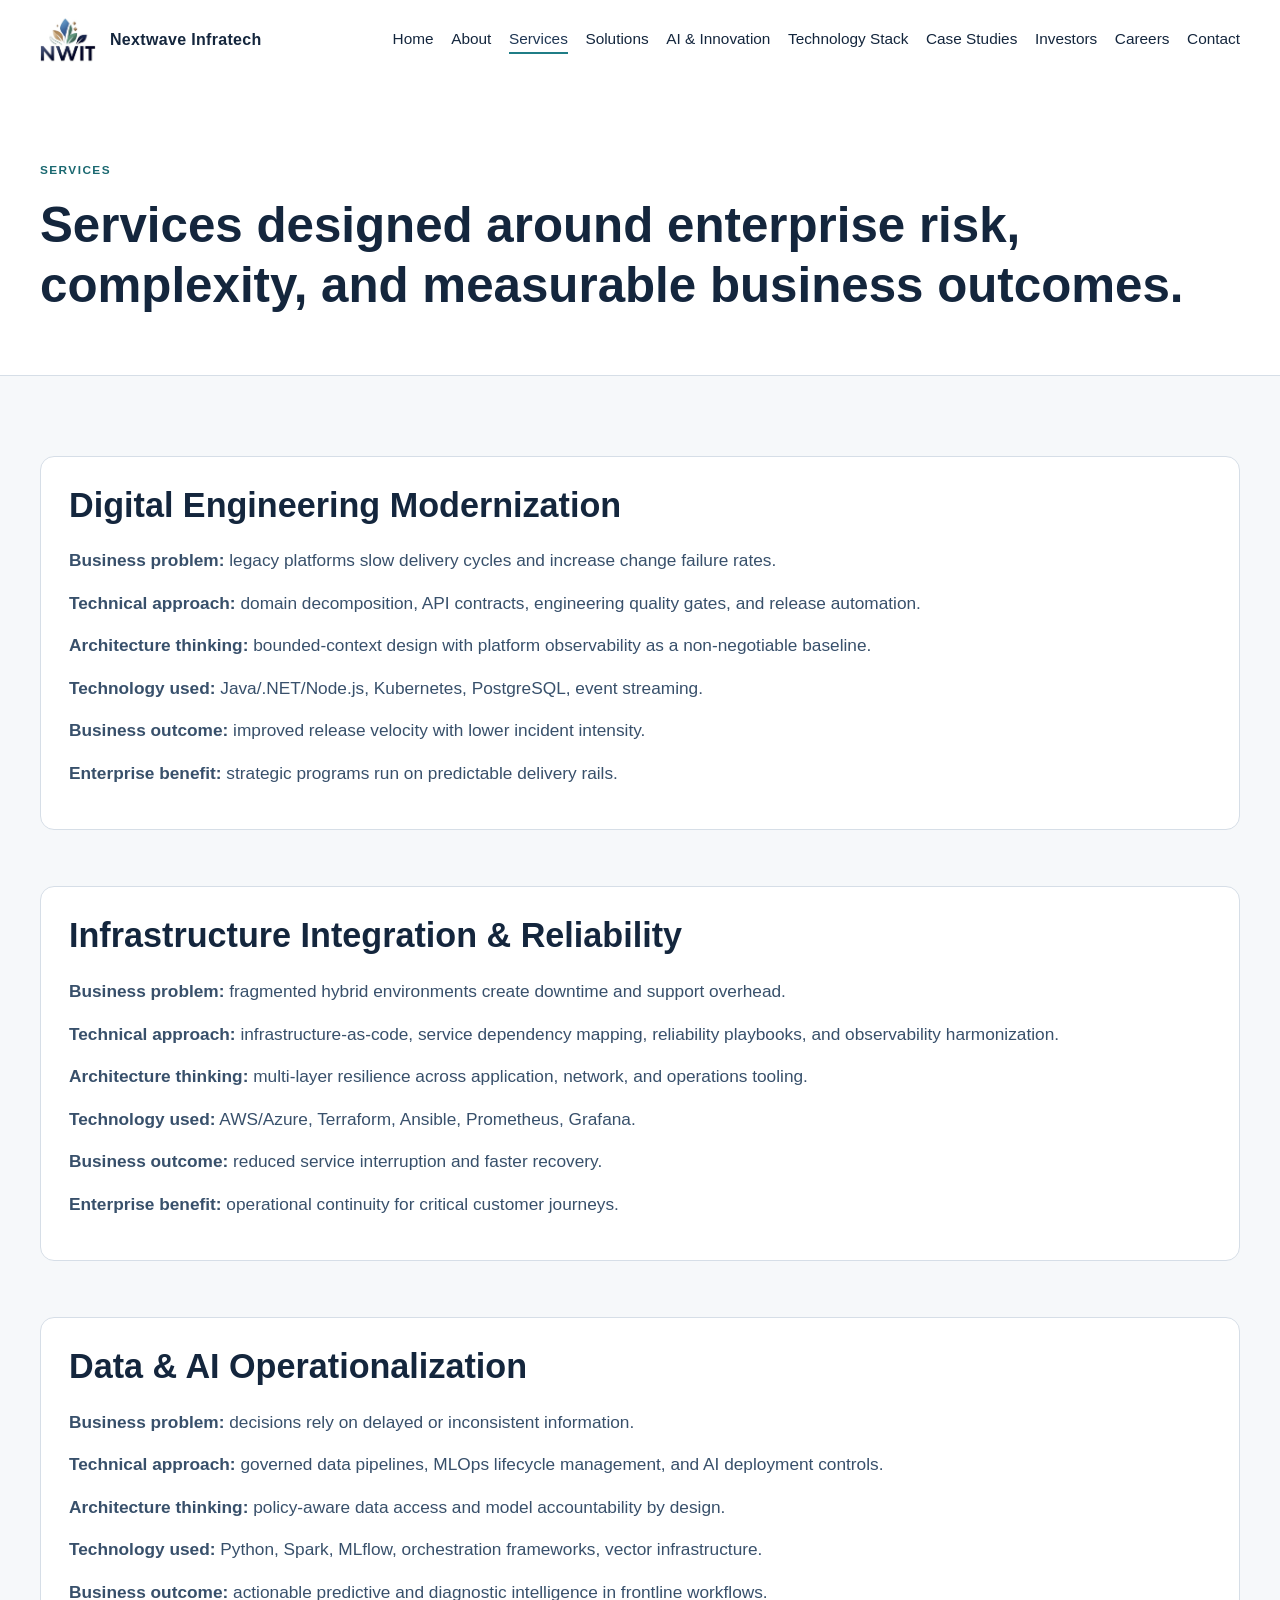
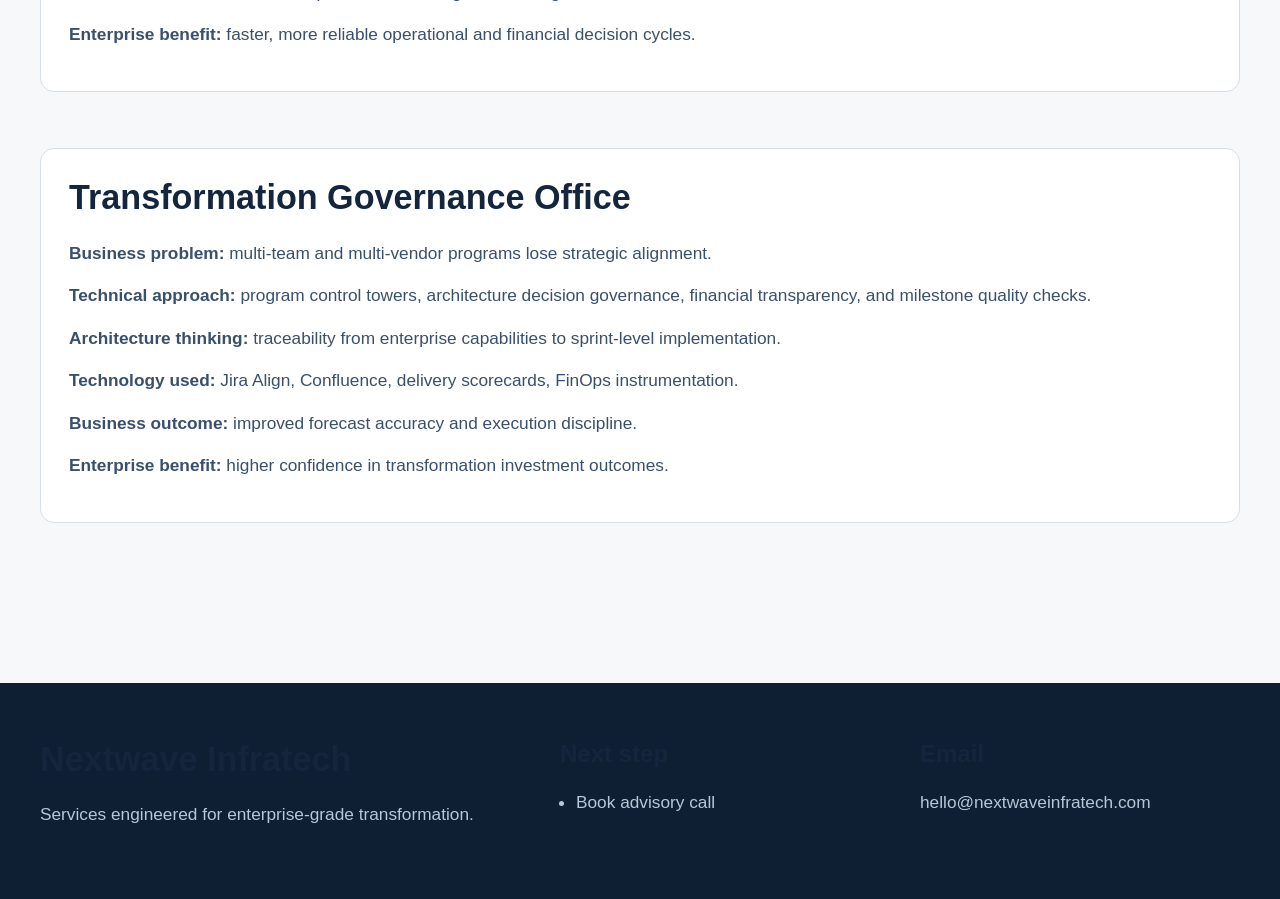
<file: services.html>
<!doctype html>
<html lang="en">
<head>
  <meta charset="UTF-8">
  <meta name="viewport" content="width=device-width, initial-scale=1">
  <meta name="description" content="Enterprise services from Nextwave Infratech across digital engineering, infrastructure integration, AI, and governance.">
  <title>Services | Nextwave Infratech</title>
  <link rel="icon" href="assets/img/favicon.ico">
  <link rel="stylesheet" href="assets/css/styles.css">
</head>
<body>
  <header class="site-header"><div class="container nav-shell"><a class="brand" href="index.html"><img src="assets/img/nwit-logo1.png" alt="Nextwave Infratech logo"><span>Nextwave Infratech</span></a><button class="menu-toggle" aria-expanded="false" aria-controls="site-navigation">Menu</button><nav id="site-navigation" class="site-nav" aria-label="Primary"><a href="index.html">Home</a><a href="about.html">About</a><a class="active" href="services.html">Services</a><a href="solutions.html">Solutions</a><a href="ai-innovation.html">AI &amp; Innovation</a><a href="technology-stack.html">Technology Stack</a><a href="case-studies.html">Case Studies</a><a href="investors.html">Investors</a><a href="careers.html">Careers</a><a href="contact.html">Contact</a></nav></div></header>
  <main>
    <section class="page-hero"><div class="container reveal"><p class="eyebrow">Services</p><h1>Services designed around enterprise risk, complexity, and measurable business outcomes.</h1></div></section>
    <section class="section-md"><div class="container page-layout">
      <article class="panel reveal"><h2>Digital Engineering Modernization</h2><p><strong>Business problem:</strong> legacy platforms slow delivery cycles and increase change failure rates.</p><p><strong>Technical approach:</strong> domain decomposition, API contracts, engineering quality gates, and release automation.</p><p><strong>Architecture thinking:</strong> bounded-context design with platform observability as a non-negotiable baseline.</p><p><strong>Technology used:</strong> Java/.NET/Node.js, Kubernetes, PostgreSQL, event streaming.</p><p><strong>Business outcome:</strong> improved release velocity with lower incident intensity.</p><p><strong>Enterprise benefit:</strong> strategic programs run on predictable delivery rails.</p></article>
      <article class="panel reveal"><h2>Infrastructure Integration &amp; Reliability</h2><p><strong>Business problem:</strong> fragmented hybrid environments create downtime and support overhead.</p><p><strong>Technical approach:</strong> infrastructure-as-code, service dependency mapping, reliability playbooks, and observability harmonization.</p><p><strong>Architecture thinking:</strong> multi-layer resilience across application, network, and operations tooling.</p><p><strong>Technology used:</strong> AWS/Azure, Terraform, Ansible, Prometheus, Grafana.</p><p><strong>Business outcome:</strong> reduced service interruption and faster recovery.</p><p><strong>Enterprise benefit:</strong> operational continuity for critical customer journeys.</p></article>
      <article class="panel reveal"><h2>Data &amp; AI Operationalization</h2><p><strong>Business problem:</strong> decisions rely on delayed or inconsistent information.</p><p><strong>Technical approach:</strong> governed data pipelines, MLOps lifecycle management, and AI deployment controls.</p><p><strong>Architecture thinking:</strong> policy-aware data access and model accountability by design.</p><p><strong>Technology used:</strong> Python, Spark, MLflow, orchestration frameworks, vector infrastructure.</p><p><strong>Business outcome:</strong> actionable predictive and diagnostic intelligence in frontline workflows.</p><p><strong>Enterprise benefit:</strong> faster, more reliable operational and financial decision cycles.</p></article>
      <article class="panel reveal"><h2>Transformation Governance Office</h2><p><strong>Business problem:</strong> multi-team and multi-vendor programs lose strategic alignment.</p><p><strong>Technical approach:</strong> program control towers, architecture decision governance, financial transparency, and milestone quality checks.</p><p><strong>Architecture thinking:</strong> traceability from enterprise capabilities to sprint-level implementation.</p><p><strong>Technology used:</strong> Jira Align, Confluence, delivery scorecards, FinOps instrumentation.</p><p><strong>Business outcome:</strong> improved forecast accuracy and execution discipline.</p><p><strong>Enterprise benefit:</strong> higher confidence in transformation investment outcomes.</p></article>
    </div></section>
  </main>
  <footer class="site-footer"><div class="container footer-layout"><div><h2>Nextwave Infratech</h2><p>Services engineered for enterprise-grade transformation.</p></div><div><h3>Next step</h3><ul><li><a href="contact.html">Book advisory call</a></li></ul></div><div><h3>Email</h3><p><a href="mailto:hello@nextwaveinfratech.com">hello@nextwaveinfratech.com</a></p></div></div></footer>
  <script src="assets/js/main.js"></script>
</body>
</html>
</file>
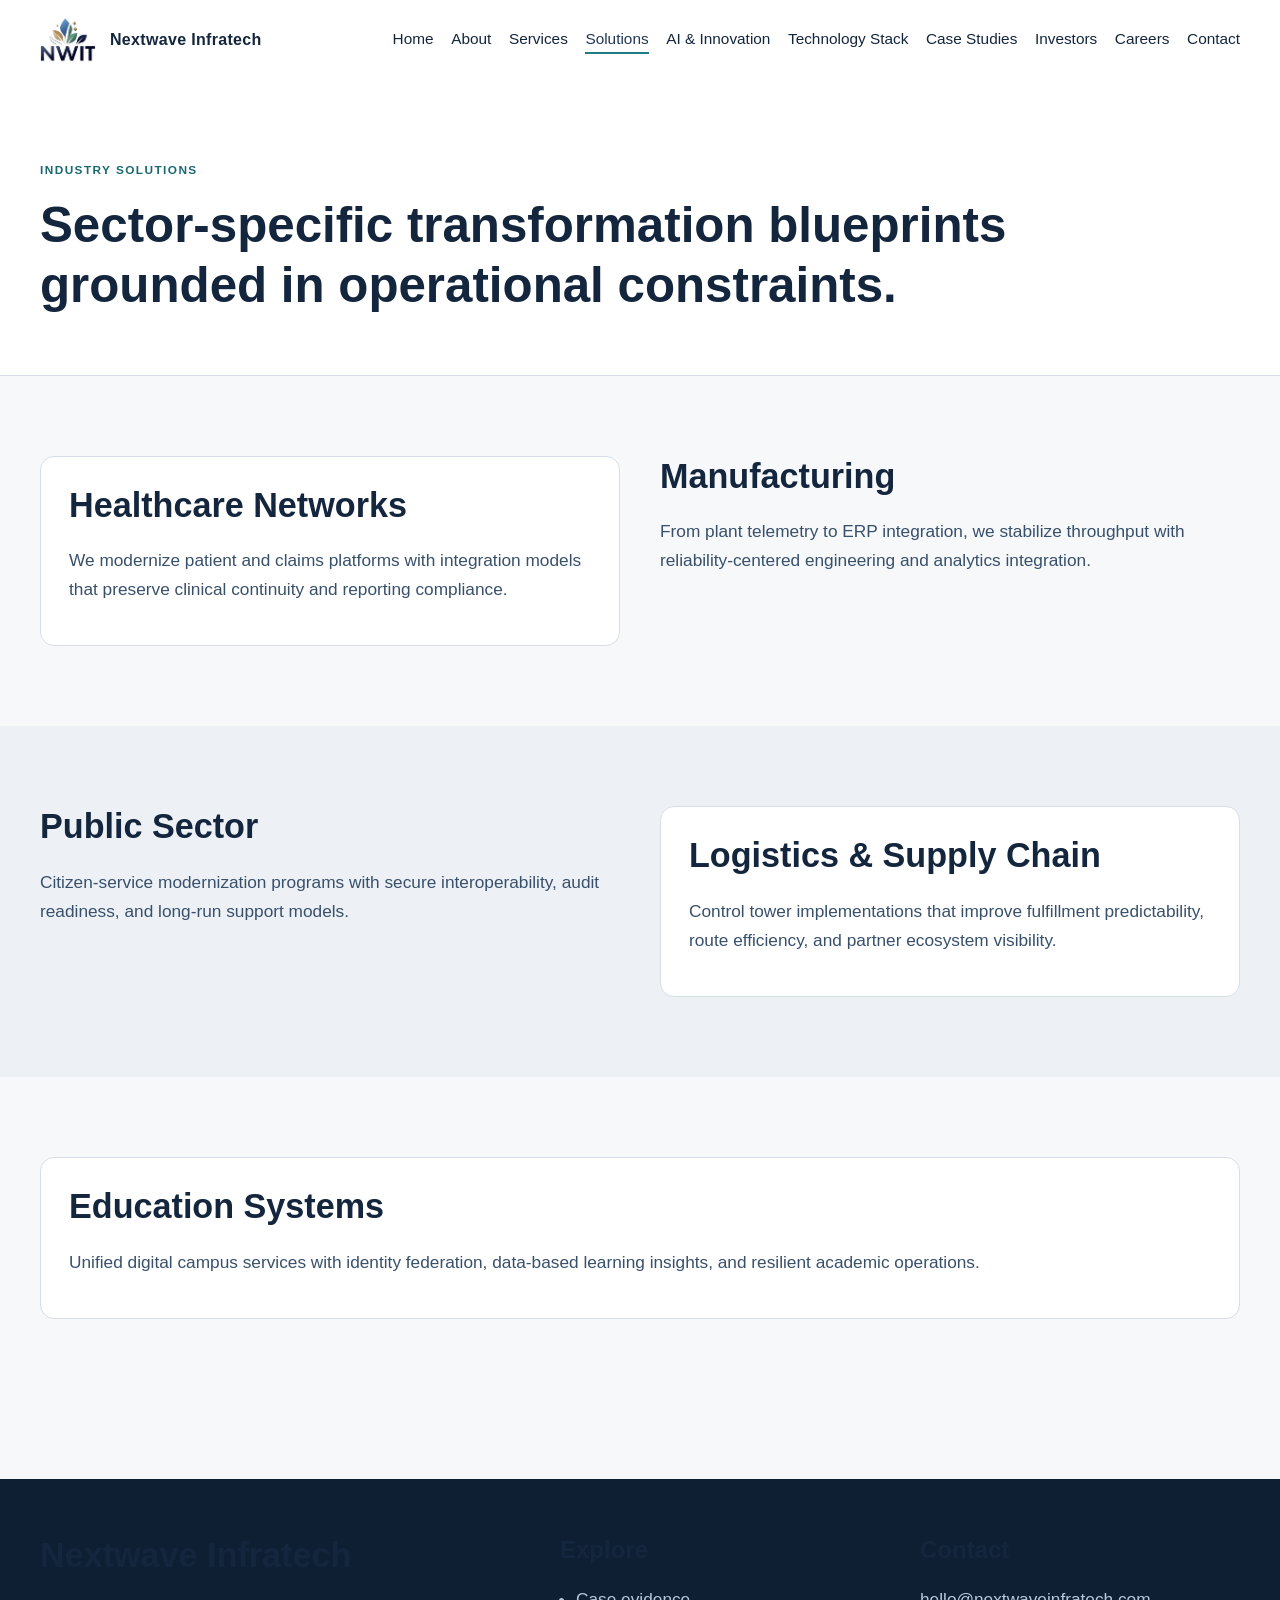
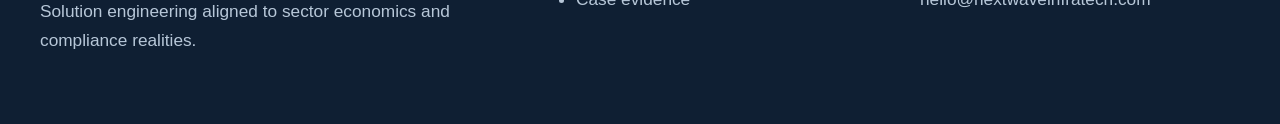
<file: solutions.html>
<!doctype html>
<html lang="en">
<head>
  <meta charset="UTF-8">
  <meta name="viewport" content="width=device-width, initial-scale=1">
  <meta name="description" content="Industry solutions from Nextwave Infratech for healthcare, manufacturing, public sector, logistics, and education systems.">
  <title>Solutions | Nextwave Infratech</title>
  <link rel="icon" href="assets/img/favicon.ico">
  <link rel="stylesheet" href="assets/css/styles.css">
</head>
<body>
  <header class="site-header"><div class="container nav-shell"><a class="brand" href="index.html"><img src="assets/img/nwit-logo1.png" alt="Nextwave Infratech logo"><span>Nextwave Infratech</span></a><button class="menu-toggle" aria-expanded="false" aria-controls="site-navigation">Menu</button><nav id="site-navigation" class="site-nav" aria-label="Primary"><a href="index.html">Home</a><a href="about.html">About</a><a href="services.html">Services</a><a class="active" href="solutions.html">Solutions</a><a href="ai-innovation.html">AI &amp; Innovation</a><a href="technology-stack.html">Technology Stack</a><a href="case-studies.html">Case Studies</a><a href="investors.html">Investors</a><a href="careers.html">Careers</a><a href="contact.html">Contact</a></nav></div></header>
  <main>
    <section class="page-hero"><div class="container reveal"><p class="eyebrow">Industry solutions</p><h1>Sector-specific transformation blueprints grounded in operational constraints.</h1></div></section>
    <section class="section-md"><div class="container content-split reveal"><article class="panel"><h2>Healthcare Networks</h2><p>We modernize patient and claims platforms with integration models that preserve clinical continuity and reporting compliance.</p></article><article><h2>Manufacturing</h2><p>From plant telemetry to ERP integration, we stabilize throughput with reliability-centered engineering and analytics integration.</p></article></div></section>
    <section class="section-md alt-bg"><div class="container content-split reveal"><article><h2>Public Sector</h2><p>Citizen-service modernization programs with secure interoperability, audit readiness, and long-run support models.</p></article><article class="panel"><h2>Logistics &amp; Supply Chain</h2><p>Control tower implementations that improve fulfillment predictability, route efficiency, and partner ecosystem visibility.</p></article></div></section>
    <section class="section-md"><div class="container reveal"><article class="panel"><h2>Education Systems</h2><p>Unified digital campus services with identity federation, data-based learning insights, and resilient academic operations.</p></article></div></section>
  </main>
  <footer class="site-footer"><div class="container footer-layout"><div><h2>Nextwave Infratech</h2><p>Solution engineering aligned to sector economics and compliance realities.</p></div><div><h3>Explore</h3><ul><li><a href="case-studies.html">Case evidence</a></li></ul></div><div><h3>Contact</h3><p><a href="mailto:hello@nextwaveinfratech.com">hello@nextwaveinfratech.com</a></p></div></div></footer>
  <script src="assets/js/main.js"></script>
</body>
</html>
</file>
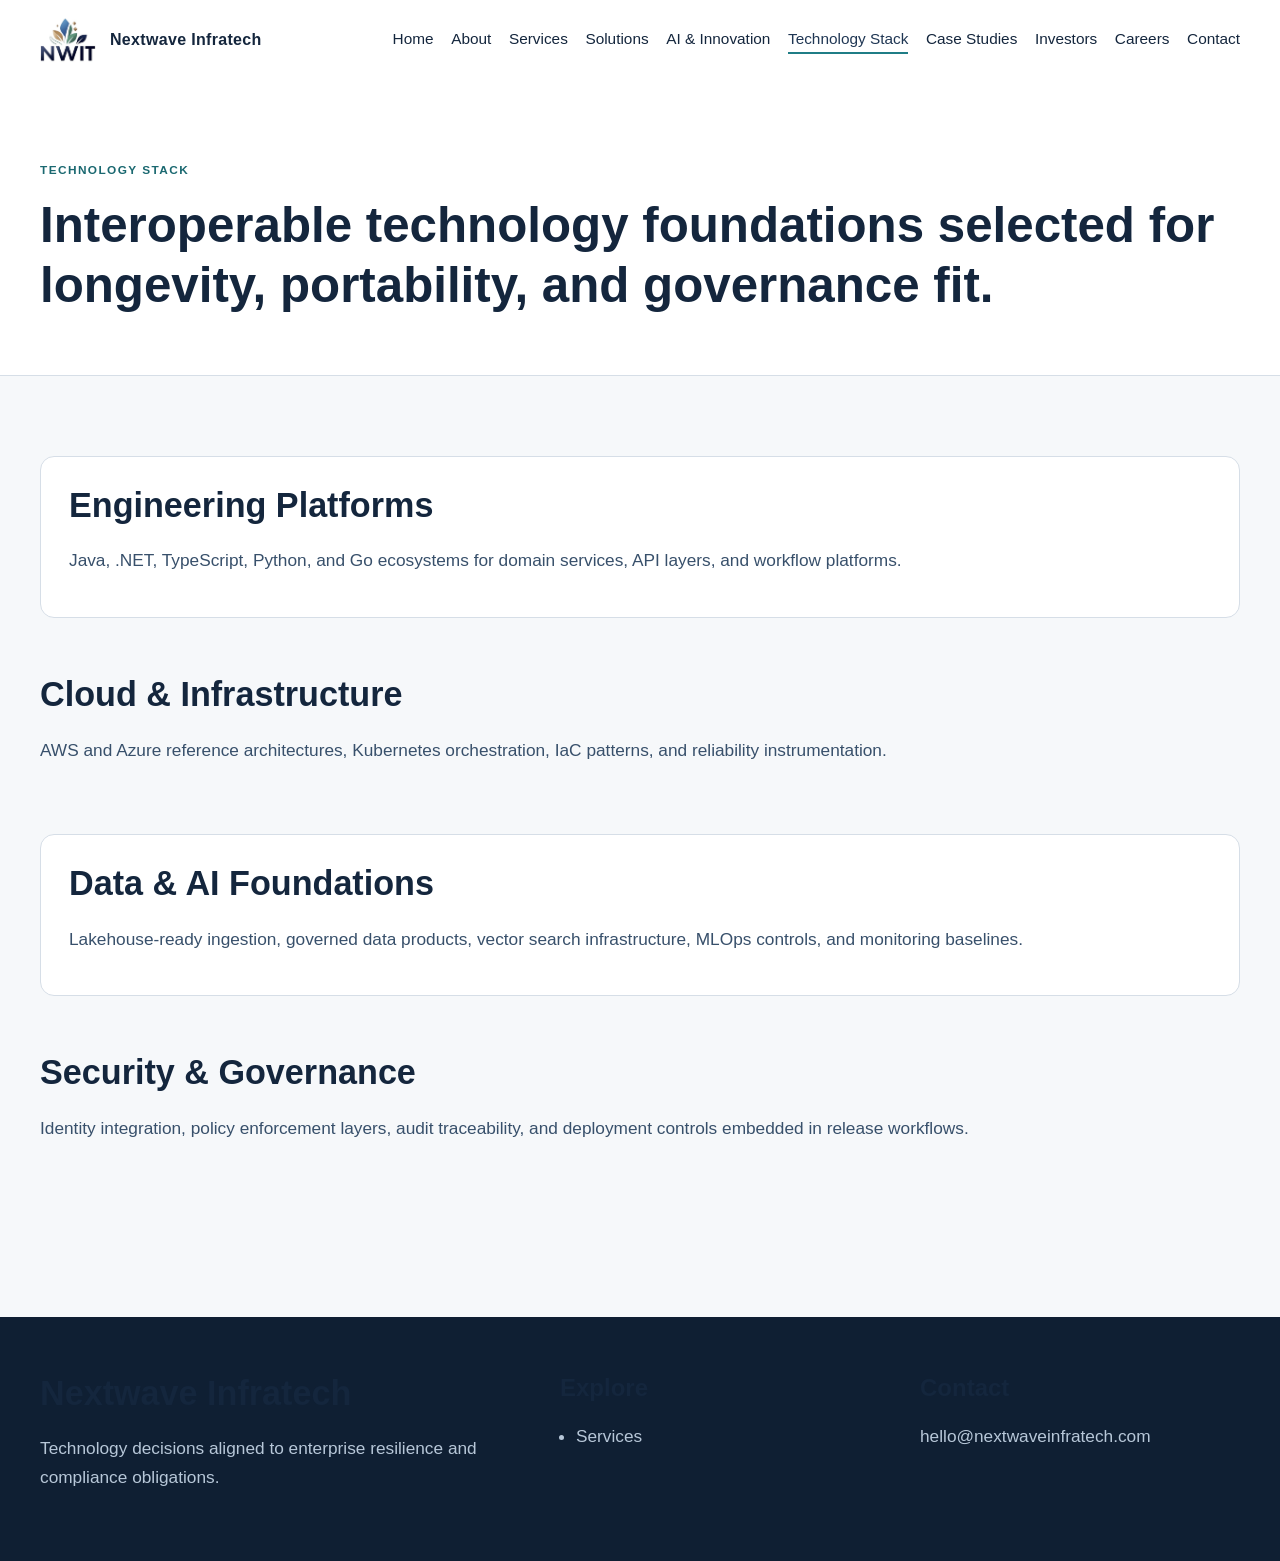
<file: technology-stack.html>
<!doctype html>
<html lang="en">
<head>
  <meta charset="UTF-8">
  <meta name="viewport" content="width=device-width, initial-scale=1">
  <meta name="description" content="Technology architecture stack used by Nextwave Infratech for enterprise transformation programs.">
  <title>Technology Stack | Nextwave Infratech</title>
  <link rel="icon" href="assets/img/favicon.ico">
  <link rel="stylesheet" href="assets/css/styles.css">
</head>
<body>
  <header class="site-header"><div class="container nav-shell"><a class="brand" href="index.html"><img src="assets/img/nwit-logo1.png" alt="Nextwave Infratech logo"><span>Nextwave Infratech</span></a><button class="menu-toggle" aria-expanded="false" aria-controls="site-navigation">Menu</button><nav id="site-navigation" class="site-nav" aria-label="Primary"><a href="index.html">Home</a><a href="about.html">About</a><a href="services.html">Services</a><a href="solutions.html">Solutions</a><a href="ai-innovation.html">AI &amp; Innovation</a><a class="active" href="technology-stack.html">Technology Stack</a><a href="case-studies.html">Case Studies</a><a href="investors.html">Investors</a><a href="careers.html">Careers</a><a href="contact.html">Contact</a></nav></div></header>
  <main>
    <section class="page-hero"><div class="container reveal"><p class="eyebrow">Technology stack</p><h1>Interoperable technology foundations selected for longevity, portability, and governance fit.</h1></div></section>
    <section class="section-md"><div class="container page-layout">
      <article class="panel reveal"><h2>Engineering Platforms</h2><p>Java, .NET, TypeScript, Python, and Go ecosystems for domain services, API layers, and workflow platforms.</p></article>
      <article class="reveal"><h2>Cloud &amp; Infrastructure</h2><p>AWS and Azure reference architectures, Kubernetes orchestration, IaC patterns, and reliability instrumentation.</p></article>
      <article class="panel reveal"><h2>Data &amp; AI Foundations</h2><p>Lakehouse-ready ingestion, governed data products, vector search infrastructure, MLOps controls, and monitoring baselines.</p></article>
      <article class="reveal"><h2>Security &amp; Governance</h2><p>Identity integration, policy enforcement layers, audit traceability, and deployment controls embedded in release workflows.</p></article>
    </div></section>
  </main>
  <footer class="site-footer"><div class="container footer-layout"><div><h2>Nextwave Infratech</h2><p>Technology decisions aligned to enterprise resilience and compliance obligations.</p></div><div><h3>Explore</h3><ul><li><a href="services.html">Services</a></li></ul></div><div><h3>Contact</h3><p><a href="mailto:hello@nextwaveinfratech.com">hello@nextwaveinfratech.com</a></p></div></div></footer>
  <script src="assets/js/main.js"></script>
</body>
</html>
</file>
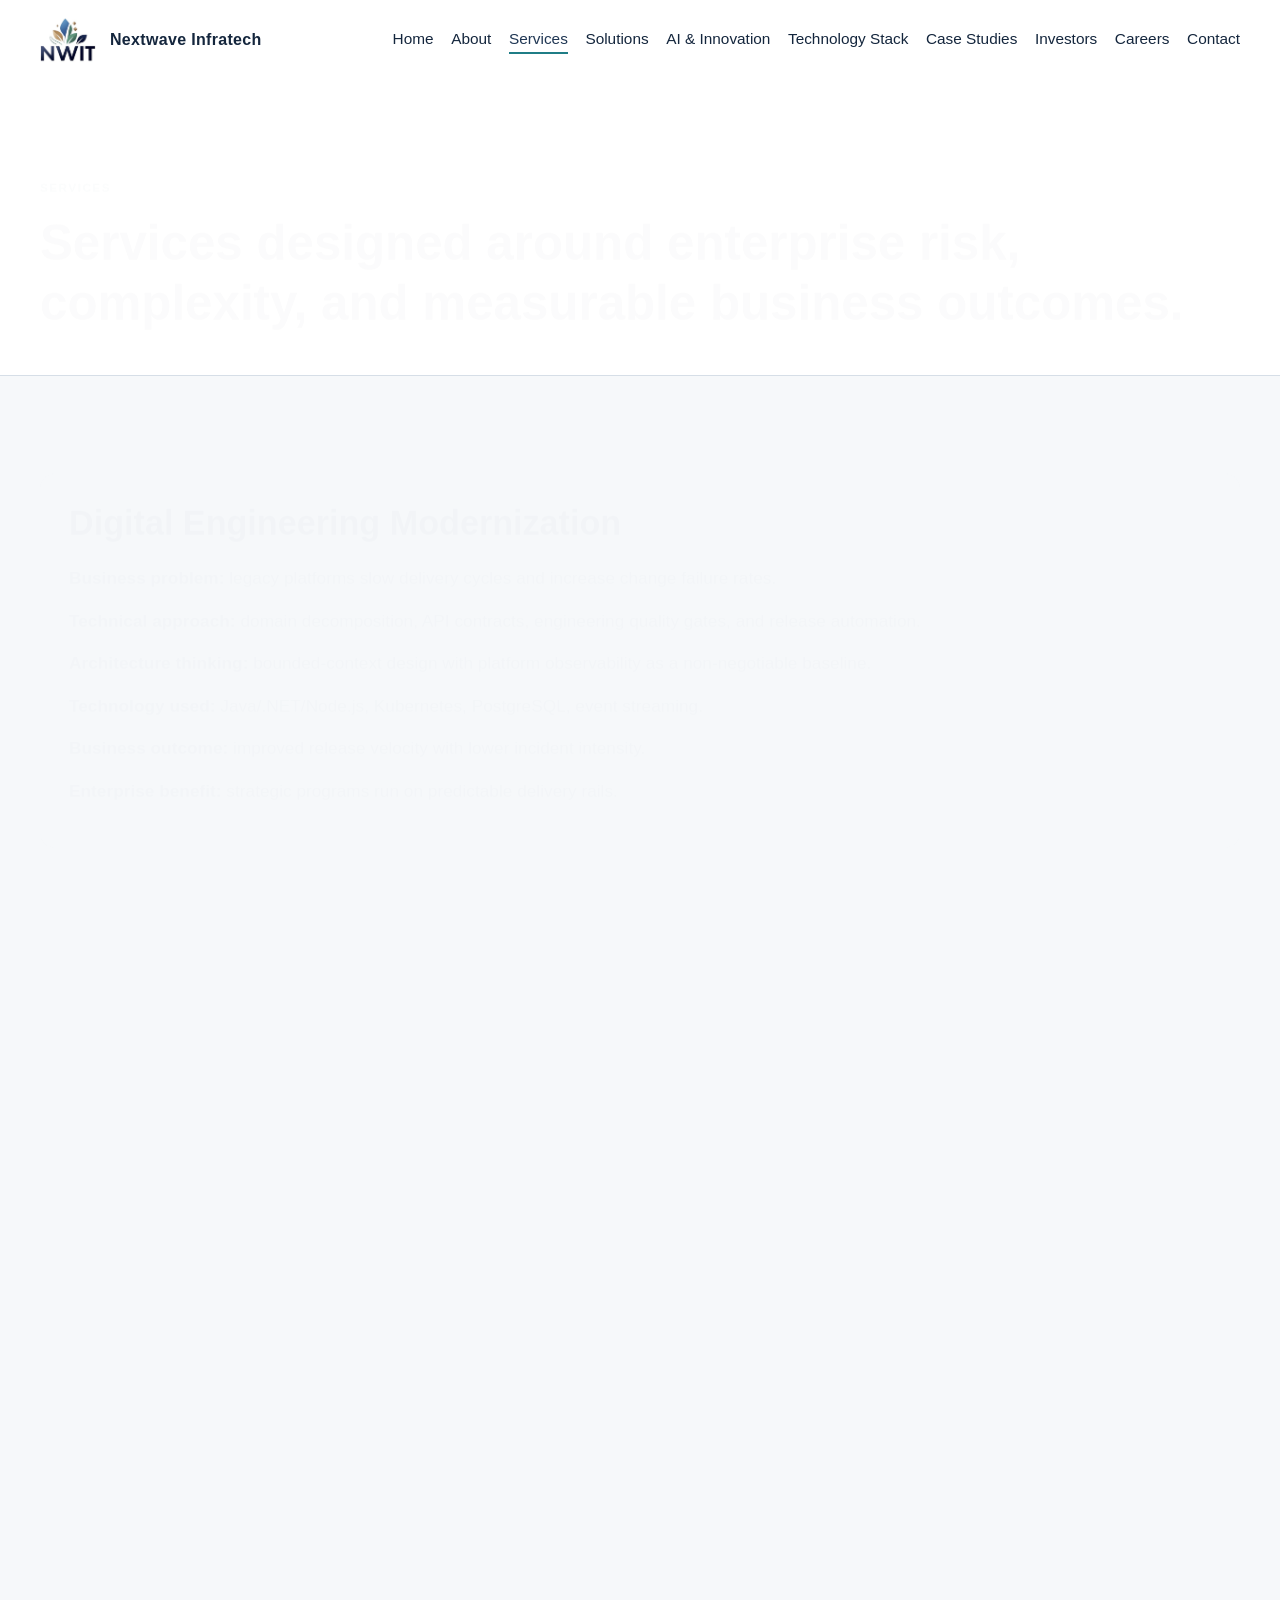
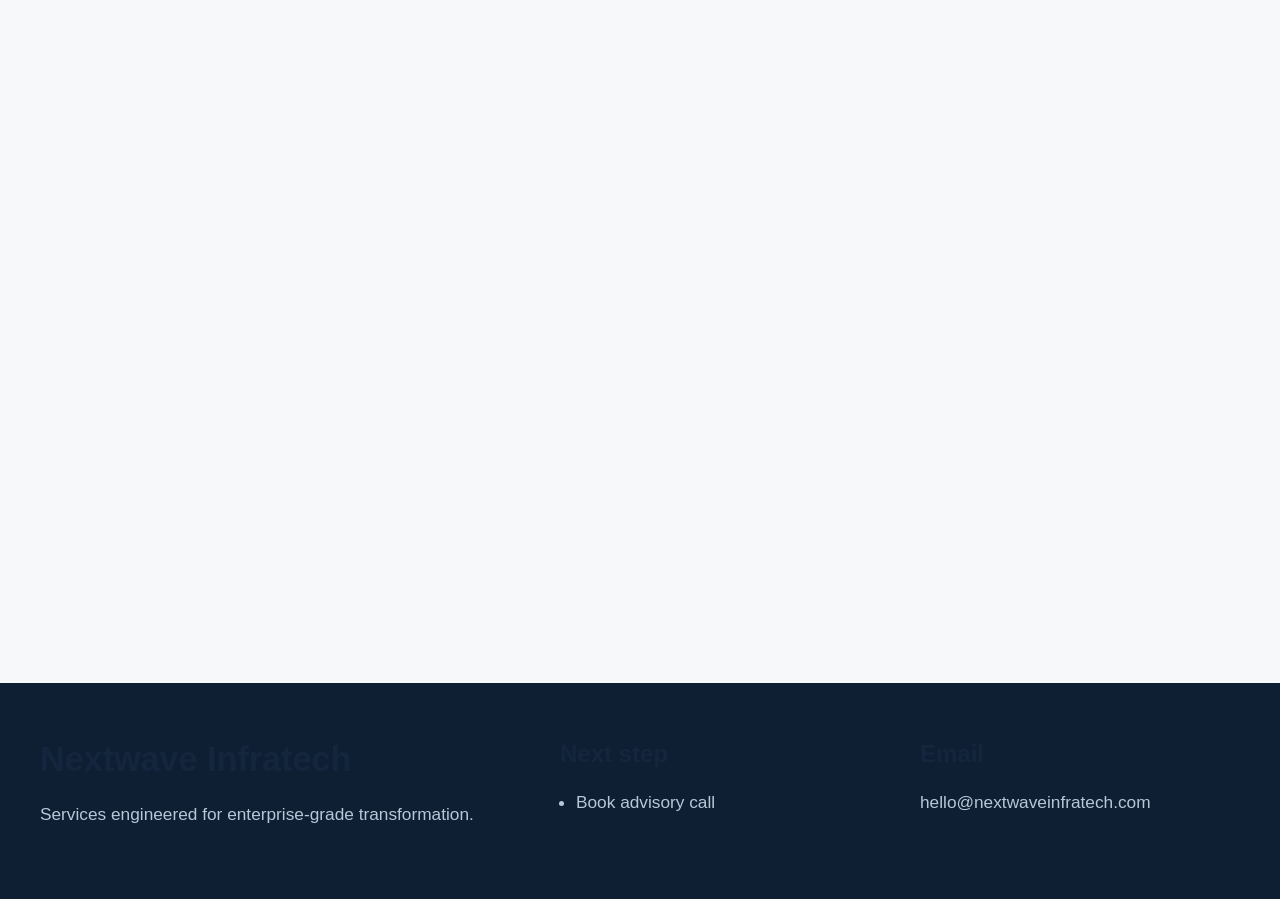
<file: work.html>
<!doctype html>
<html lang="en">
<head>
  <meta charset="UTF-8">
  <meta http-equiv="refresh" content="0; url=services.html">
  <meta name="viewport" content="width=device-width, initial-scale=1">
  <title>Redirecting to Services | Nextwave Infratech</title>
</head>
<body>
  <p>Redirecting to <a href="services.html">Services</a>.</p>
</body>
</html>
</file>
<file: assets/css/styles.css>
/* ----------------------------
   Nextwave Design System
   ---------------------------- */
:root {
  --ink-900: #14263d;
  --ink-800: #203754;
  --ink-700: #38506b;
  --ink-500: #5e7288;
  --ink-300: #96a4b4;

  --base-0: #ffffff;
  --base-50: #f6f8fa;
  --base-100: #edf1f5;

  --accent-600: #1f7d86;
  --accent-700: #1a6870;
  --signal-600: #b77a2f;

  --border: #d6dee7;
  --focus: #1f7d86;

  --font-sans: "Inter", "Segoe UI", "Helvetica Neue", Arial, sans-serif;
  --step--1: clamp(0.88rem, 0.83rem + 0.2vw, 0.96rem);
  --step-0: clamp(1rem, 0.95rem + 0.3vw, 1.08rem);
  --step-1: clamp(1.22rem, 1.08rem + 0.65vw, 1.5rem);
  --step-2: clamp(1.55rem, 1.24rem + 1.12vw, 2.18rem);
  --step-3: clamp(2rem, 1.48rem + 2vw, 3.24rem);

  --space-1: 0.5rem;
  --space-2: 0.875rem;
  --space-3: 1.25rem;
  --space-4: 1.75rem;
  --space-5: 2.5rem;
  --space-6: 3.5rem;
  --space-7: 5rem;
  --space-8: 7rem;

  --radius-sm: 8px;
  --radius-md: 14px;
  --radius-lg: 26px;

  --container: min(1200px, calc(100% - 3rem));
}

* { box-sizing: border-box; }
html { scroll-behavior: smooth; }
body {
  margin: 0;
  font-family: var(--font-sans);
  color: var(--ink-900);
  background: var(--base-50);
  line-height: 1.65;
}
img { max-width: 100%; display: block; }
a { color: inherit; text-decoration: none; }

.skip-link {
  position: absolute;
  left: -999px;
  top: 0;
  background: var(--ink-900);
  color: var(--base-0);
  padding: var(--space-2) var(--space-3);
  z-index: 999;
}
.skip-link:focus { left: 0.5rem; top: 0.5rem; }

.container { width: var(--container); margin: 0 auto; }
.section-xl { padding: var(--space-8) 0 var(--space-7); }
.section-md { padding: var(--space-7) 0; }
.alt-bg { background: var(--base-100); }

.site-header {
  position: sticky;
  top: 0;
  z-index: 50;
  background: rgba(255, 255, 255, 0.92);
  backdrop-filter: blur(8px);
  border-bottom: 1px solid transparent;
  transition: border-color 0.2s ease, box-shadow 0.2s ease;
}
.site-header.is-scrolled {
  border-bottom-color: var(--border);
  box-shadow: 0 12px 28px rgba(23, 41, 66, 0.08);
}
.nav-shell {
  display: flex;
  align-items: center;
  justify-content: space-between;
  gap: var(--space-3);
  min-height: 80px;
}
.brand {
  display: inline-flex;
  align-items: center;
  gap: var(--space-2);
  font-weight: 650;
  letter-spacing: 0.02em;
}
.brand img { width: 56px; height: 56px; object-fit: contain; }

.menu-toggle {
  display: none;
  border: 1px solid var(--border);
  background: var(--base-0);
  border-radius: var(--radius-sm);
  padding: 0.45rem 0.8rem;
  font: inherit;
  color: var(--ink-900);
}
.site-nav {
  display: flex;
  align-items: center;
  gap: 1.1rem;
  flex-wrap: wrap;
  font-size: var(--step--1);
}
.site-nav a {
  padding-bottom: 0.2rem;
  background: linear-gradient(var(--accent-600), var(--accent-600)) left 100% / 0 2px no-repeat;
  transition: background-size 0.2s ease, color 0.2s ease;
}
.site-nav a:hover,
.site-nav a.active {
  color: var(--ink-800);
  background-size: 100% 2px;
}

h1, h2, h3 { margin: 0 0 var(--space-3); line-height: 1.22; color: var(--ink-900); }
h1 { font-size: var(--step-3); }
h2 { font-size: var(--step-2); }
h3 { font-size: var(--step-1); }
p, li, dd { font-size: var(--step-0); color: var(--ink-700); margin: 0 0 var(--space-2); }
.lede { font-size: clamp(1.08rem, 1rem + 0.4vw, 1.32rem); max-width: 64ch; }
.eyebrow {
  margin-bottom: var(--space-2);
  text-transform: uppercase;
  letter-spacing: 0.12em;
  font-size: 0.74rem;
  font-weight: 620;
  color: var(--accent-700);
}

.btn {
  display: inline-flex;
  align-items: center;
  justify-content: center;
  border-radius: var(--radius-sm);
  border: 1px solid transparent;
  padding: 0.75rem 1.1rem;
  font-weight: 600;
  transition: transform 0.2s ease, box-shadow 0.2s ease, background-color 0.2s ease;
}
.btn:hover {
  transform: translateY(-2px);
  box-shadow: 0 10px 24px rgba(21, 38, 61, 0.14);
}
.btn-primary { background: var(--ink-800); color: var(--base-0); }
.btn-primary:hover { background: var(--ink-900); }
.btn-secondary { border-color: var(--border); color: var(--ink-800); background: var(--base-0); }
.btn-secondary:hover { border-color: var(--ink-500); }
.cta-row { display: flex; flex-wrap: wrap; gap: var(--space-2); margin-top: var(--space-4); }

.panel {
  background: var(--base-0);
  border: 1px solid var(--border);
  border-radius: var(--radius-md);
  padding: var(--space-4);
}

.hero {
  background: linear-gradient(180deg, #ffffff 0%, #f4f7fa 75%);
}
.hero-layout {
  display: grid;
  grid-template-columns: 1.2fr 0.8fr;
  gap: var(--space-6);
  align-items: end;
}
.hero-copy { max-width: 68ch; }
.metric-list { margin: var(--space-3) 0 0; padding: 0; }
.metric-list div {
  display: grid;
  grid-template-columns: 92px 1fr;
  gap: var(--space-2);
  padding: var(--space-2) 0;
  border-bottom: 1px solid var(--base-100);
}
.metric-list div:last-child { border-bottom: 0; }
.metric-list dt {
  margin: 0;
  font-size: 1.95rem;
  font-weight: 700;
  color: var(--ink-800);
}
.metric-list dd { margin: 0; }

.split-statement {
  display: grid;
  grid-template-columns: 1fr minmax(280px, 430px);
  gap: var(--space-6);
}
.risk-strip {
  padding-left: var(--space-4);
  border-left: 2px solid var(--accent-600);
}
.risk-strip ul { margin: 0; padding-left: 1.1rem; }
.risk-strip li { margin-bottom: var(--space-2); }

.narrative-band {
  display: grid;
  grid-template-columns: 1fr 1.1fr;
  gap: var(--space-6);
  align-items: start;
}
.journey-list {
  margin: 0;
  padding: 0;
  list-style: none;
  display: grid;
  gap: var(--space-3);
}
.journey-list li {
  background: var(--base-0);
  border: 1px solid var(--border);
  border-radius: var(--radius-md);
  padding: var(--space-3);
}

.capability-layout {
  display: grid;
  grid-template-columns: 1.15fr 1fr;
  gap: var(--space-4) var(--space-6);
}
.section-header { grid-column: 1 / -1; }
.capability-block {
  padding: var(--space-3) 0;
  border-top: 1px solid var(--border);
}
.capability-block:nth-of-type(2) { border-top-color: var(--ink-900); }

.evidence-layout {
  display: grid;
  gap: var(--space-4);
}
.evidence-items {
  display: grid;
  grid-template-columns: 1fr 1fr;
  gap: var(--space-4);
}
.evidence-items article {
  background: var(--base-0);
  border: 1px solid var(--border);
  border-radius: var(--radius-md);
  padding: var(--space-4);
  transition: transform 0.2s ease, box-shadow 0.2s ease;
}
.evidence-items article:hover {
  transform: translateY(-3px);
  box-shadow: 0 16px 24px rgba(27, 45, 70, 0.1);
}

.governance-callout {
  display: grid;
  grid-template-columns: 1.2fr auto;
  gap: var(--space-5);
  align-items: center;
  border-top: 2px solid var(--ink-800);
  padding-top: var(--space-4);
}

.page-hero {
  background: var(--base-0);
  border-bottom: 1px solid var(--border);
}
.page-hero .container { padding: var(--space-7) 0 var(--space-5); }
.page-layout { display: grid; gap: var(--space-6); }

.content-split {
  display: grid;
  grid-template-columns: 1fr 1fr;
  gap: var(--space-5);
}

.timeline {
  list-style: none;
  margin: 0;
  padding: 0 0 0 var(--space-3);
  border-left: 1px solid var(--border);
}
.timeline li { margin-bottom: var(--space-3); }

.form-shell {
  display: grid;
  grid-template-columns: 0.9fr 1.1fr;
  gap: var(--space-5);
}
.form-grid {
  display: grid;
  grid-template-columns: 1fr 1fr;
  gap: var(--space-3);
}
.form-grid .full { grid-column: 1 / -1; }
label { display: grid; gap: 0.4rem; color: var(--ink-800); font-weight: 540; }
input, textarea, select {
  width: 100%;
  border: 1px solid var(--border);
  border-radius: var(--radius-sm);
  background: var(--base-0);
  padding: 0.75rem 0.85rem;
  font: inherit;
  color: var(--ink-900);
}
textarea { min-height: 140px; resize: vertical; }
input:focus, textarea:focus, select:focus, button:focus, a:focus {
  outline: 2px solid var(--focus);
  outline-offset: 2px;
}

.site-footer {
  margin-top: var(--space-7);
  background: #0f1f33;
  color: #d6e0ec;
  padding: var(--space-6) 0;
}
.footer-layout {
  display: grid;
  grid-template-columns: 1.2fr 0.8fr 0.8fr;
  gap: var(--space-5);
}
.site-footer p,
.site-footer li,
.site-footer a { color: #b7c7d8; }
.site-footer ul { margin: 0; padding-left: 1rem; }

.reveal {
  opacity: 0;
  transform: translateY(18px);
  transition: opacity 0.55s ease, transform 0.55s ease;
}
.reveal.in-view {
  opacity: 1;
  transform: translateY(0);
}

.text-link {
  color: var(--ink-800);
  text-decoration: underline;
  text-underline-offset: 0.18rem;
}

@media (max-width: 1024px) {
  .hero-layout,
  .split-statement,
  .narrative-band,
  .capability-layout,
  .content-split,
  .form-shell,
  .footer-layout,
  .governance-callout,
  .evidence-items {
    grid-template-columns: 1fr;
  }
}

@media (max-width: 920px) {
  .menu-toggle { display: inline-flex; }
  .site-nav {
    display: none;
    position: absolute;
    left: 0;
    right: 0;
    top: 100%;
    padding: var(--space-3) 1.5rem;
    border-bottom: 1px solid var(--border);
    background: var(--base-0);
    flex-direction: column;
    align-items: flex-start;
  }
  .site-nav.open { display: flex; }
}

@media (max-width: 700px) {
  .container { width: min(1200px, calc(100% - 1.5rem)); }
  .section-xl { padding: var(--space-7) 0 var(--space-6); }
  .section-md { padding: var(--space-6) 0; }
  .form-grid { grid-template-columns: 1fr; }
}

@media (prefers-reduced-motion: reduce) {
  html { scroll-behavior: auto; }
  * { transition: none !important; animation: none !important; }
  .reveal { opacity: 1; transform: none; }
}
</file>
